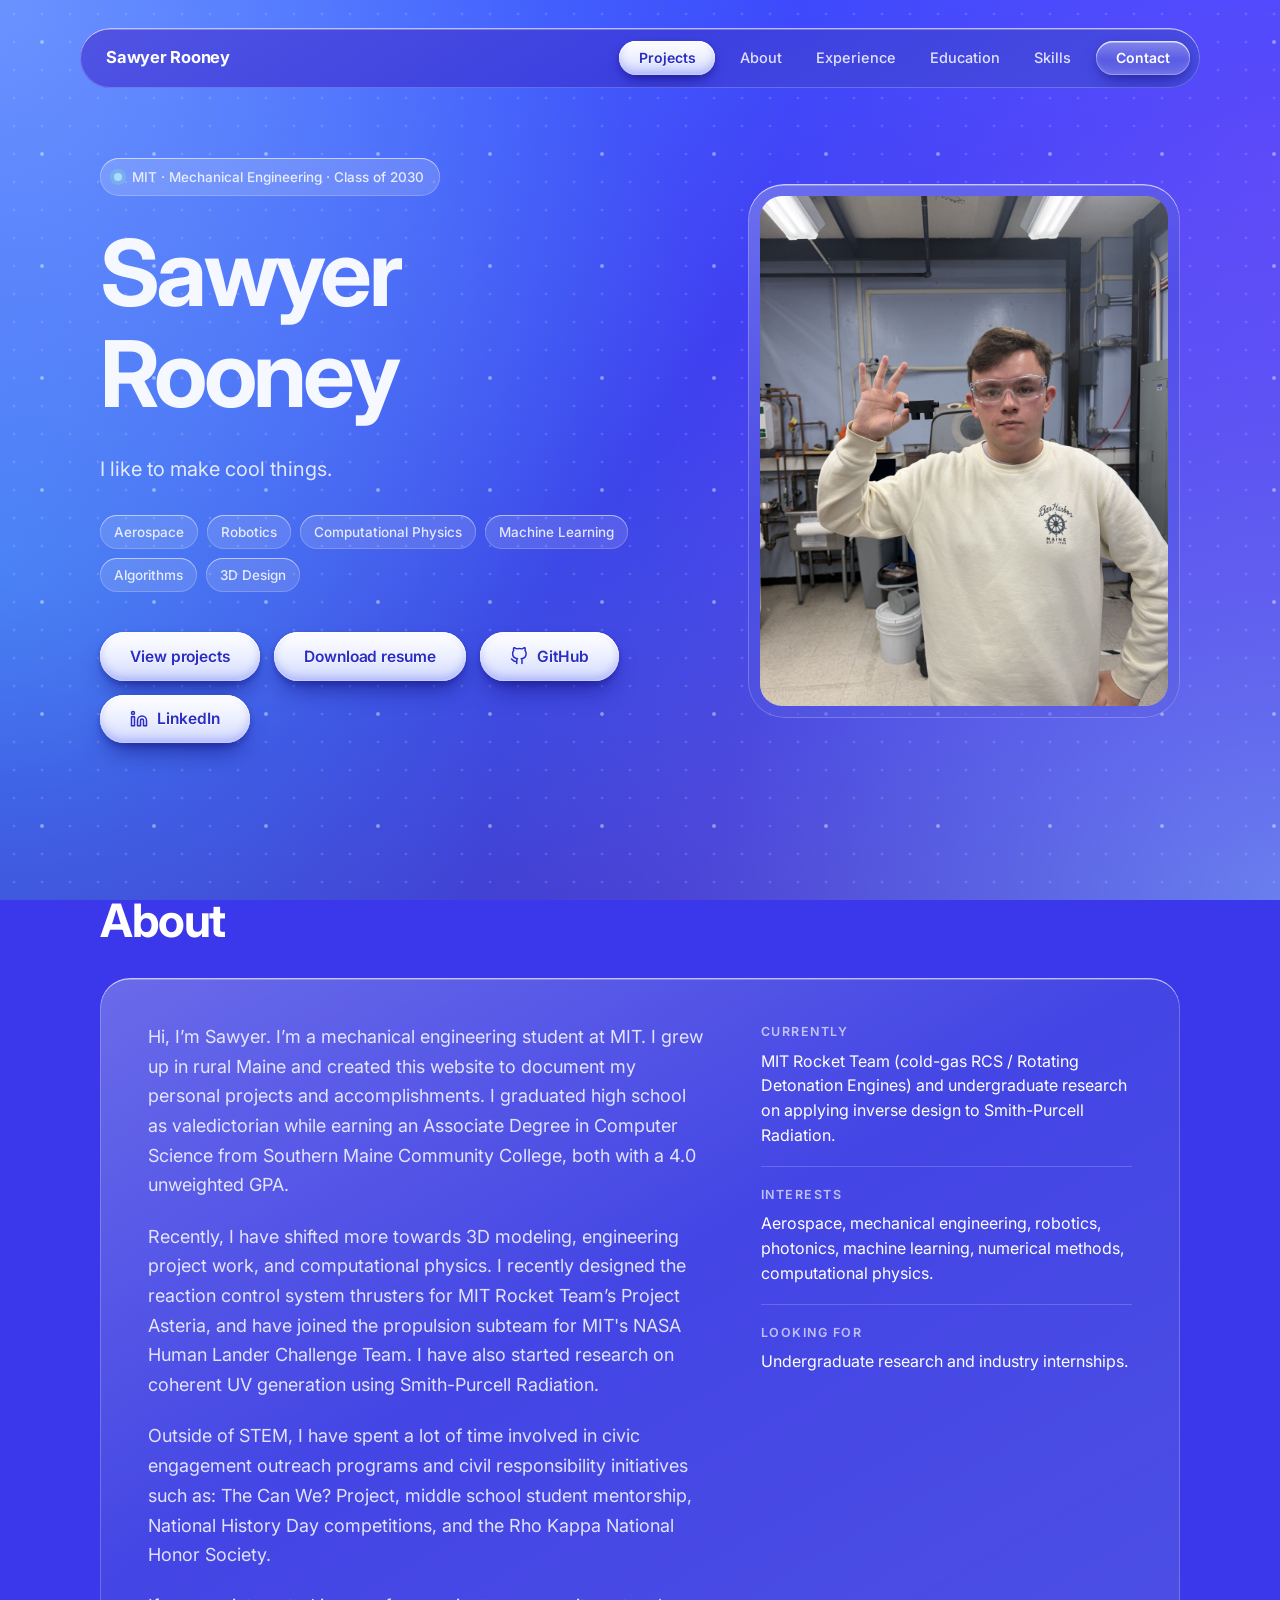
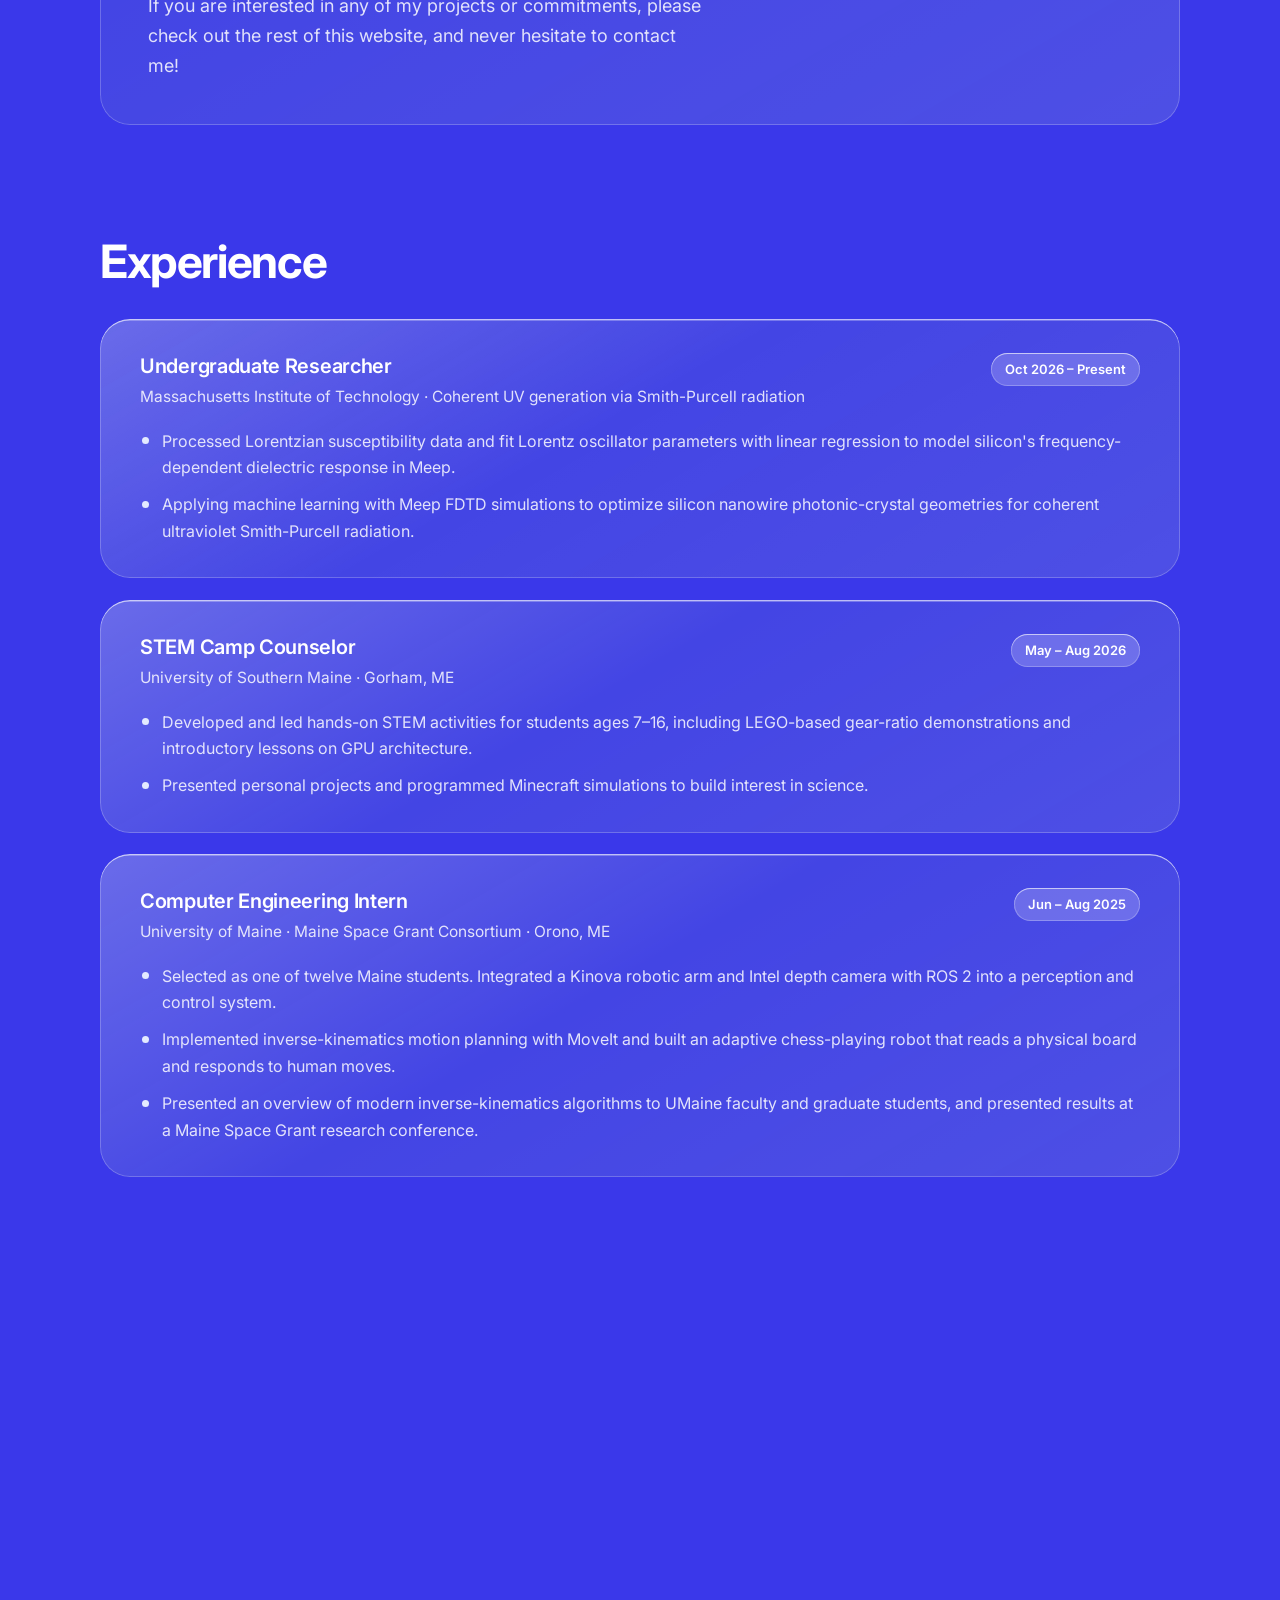
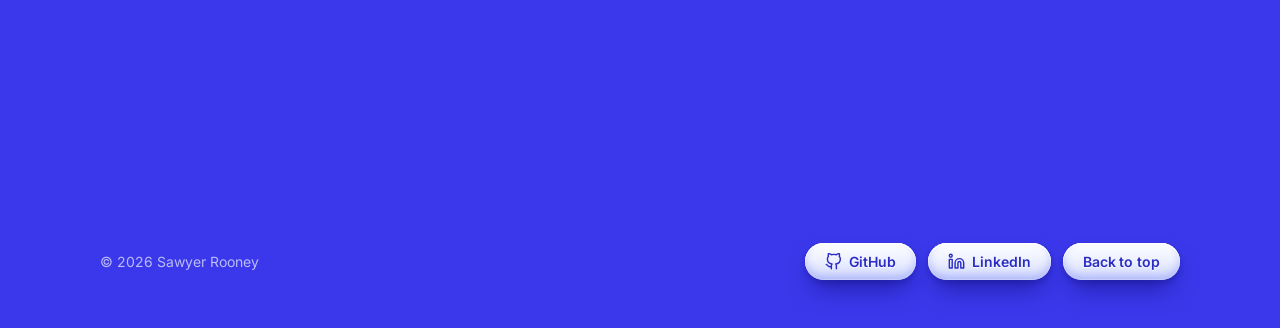
<file: index.html>
<!doctype html>
<html lang="en">
<head>
  <meta charset="utf-8">
  <meta name="viewport" content="width=device-width, initial-scale=1">
  <title>Sawyer Rooney | Mechanical Engineering at MIT</title>
  <meta name="description" content="Sawyer Rooney is an MIT mechanical engineering student working on aerospace propulsion, robotics, computational physics and photonics.">
  <meta name="theme-color" content="#3236e4">
  <link rel="preconnect" href="https://fonts.googleapis.com">
  <link rel="preconnect" href="https://fonts.gstatic.com" crossorigin>
  <link rel="preload" as="style" href="https://fonts.googleapis.com/css2?family=Inter:wght@400;500;600;700&display=swap" onload="this.onload=null;this.rel='stylesheet'">
  <noscript><link rel="stylesheet" href="https://fonts.googleapis.com/css2?family=Inter:wght@400;500;600;700&display=swap"></noscript>
  <link rel="stylesheet" href="styles.css">
</head>
<body>

<div class="bg" aria-hidden="true"></div>

<header class="nav-wrap">
  <nav class="nav glass" aria-label="Primary">
    <a class="btn primary small mark" href="#top">Sawyer Rooney</a>
    <div class="nav-links">
      <a class="btn primary small" href="#about">About</a>
      <a class="btn primary small" href="#experience">Experience</a>
      <a class="btn primary small" href="projects.html">Projects</a>
      <a class="btn primary small" href="#education">Education</a>
      <a class="btn primary small" href="#skills">Skills</a>
      <a class="btn primary small" href="#contact">Contact</a>
    </div>
  </nav>
</header>

<main id="top">

  <!-- HERO -->
  <section class="hero wrap">
    <div class="hero-copy">
      <p class="status"><span class="dot" aria-hidden="true"></span>MIT &middot; Mechanical Engineering &middot; Class of 2030</p>
      <h1>Sawyer Rooney</h1>
      <p class="sub">I like to make cool things.</p>
      <ul class="chips" aria-label="Focus areas">
        <li>Aerospace</li><li>Robotics</li><li>Computational Physics</li><li>Machine Learning</li><li>Algorithms</li><li>3D Design</li>
      </ul>
      <div class="actions">
        <a class="btn primary" href="projects.html">View projects</a>
        <a class="btn primary" href="assets/Sawyer-Rooney-Resume.pdf" download>Download resume</a>
        <a class="btn primary" href="https://github.com/sawyerr-mit/Projects" target="_blank" rel="noopener">GitHub</a>
        <a class="btn primary" href="https://www.linkedin.com/in/sawyer-rooney-ab3384444/" target="_blank" rel="noopener">LinkedIn</a>
      </div>
    </div>

    <!-- Add your photo or image at assets/hero.jpg (see README) -->
    <figure class="hero-frame glass">
      <div class="media portrait">
        <span class="media-ph"><svg viewBox="0 0 24 24" width="28" height="28" aria-hidden="true"><path d="M4 5h16a1 1 0 0 1 1 1v12a1 1 0 0 1-1 1H4a1 1 0 0 1-1-1V6a1 1 0 0 1 1-1Zm1 11.6 4.2-5 3.1 3.6 2.2-2.4L19 16.6V7H5v9.6ZM15.5 10.2a1.7 1.7 0 1 1 0-3.4 1.7 1.7 0 0 1 0 3.4Z" fill="currentColor"/></svg>Your image here<small>assets/hero.jpg</small></span>
        <img src="assets/hero.jpg" alt="Sawyer Rooney" fetchpriority="high" decoding="async" onerror="this.remove()">
      </div>
    </figure>
  </section>

  <!-- ABOUT -->
  <section id="about" class="section wrap">
    <h2>About</h2>
    <div class="panel glass about">
      <div class="prose">
        <p>Hi, I’m Sawyer. I’m a mechanical engineering student at MIT. I grew up in rural Maine and created this website to document my personal projects and accomplishments. I graduated high school as valedictorian while earning an Associate Degree in Computer Science from Southern Maine Community College, both with a 4.0 unweighted GPA.</p>
        <p>Recently, I have shifted more towards 3D modeling, engineering project work, and computational physics. I recently designed the reaction control system thrusters for MIT Rocket Team’s Project Asteria, and have joined the propulsion subteam for MIT's NASA Human Lander Challenge Team. I have also started research on coherent UV generation using Smith-Purcell Radiation.</p>
        <p>Outside of STEM, I have spent a lot of time involved in civic engagement outreach programs and civil responsibility initiatives such as: The Can We? Project, middle school student mentorship, National History Day competitions, and the Rho Kappa National Honor Society.</p>
        <p>If you are interested in any of my projects or commitments, please check out the rest of this website, and never hesitate to contact me!</p>
      </div>
      <dl class="facts">
        <div><dt>Currently</dt><dd>MIT Rocket Team (cold-gas RCS / Rotating Detonation Engines) and undergraduate research on applying inverse design to Smith-Purcell Radiation.</dd></div>
        <div><dt>Interests</dt><dd>Aerospace, mechanical engineering, robotics, photonics, machine learning, numerical methods, computational physics.</dd></div>
        <div><dt>Looking for</dt><dd>Undergraduate research and industry internships.</dd></div>
      </dl>
    </div>
  </section>

  <!-- EXPERIENCE -->
  <section id="experience" class="section wrap">
    <h2>Experience</h2>
    <div class="stack">

      <article class="item glass">
        <header class="item-head">
          <div>
            <h3>Undergraduate Researcher</h3>
            <p class="org">Massachusetts Institute of Technology &middot; Coherent UV generation via Smith-Purcell radiation</p>
          </div>
          <span class="pill">Oct 2026 &ndash; Present</span>
        </header>
        <ul class="bullets">
          <li>Processed Lorentzian susceptibility data and fit Lorentz oscillator parameters with linear regression to model silicon's frequency-dependent dielectric response in Meep.</li>
          <li>Applying machine learning with Meep FDTD simulations to optimize silicon nanowire photonic-crystal geometries for coherent ultraviolet Smith-Purcell radiation.</li>
        </ul>
      </article>

      <article class="item glass">
        <header class="item-head">
          <div>
            <h3>STEM Camp Counselor</h3>
            <p class="org">University of Southern Maine &middot; Gorham, ME</p>
          </div>
          <span class="pill">May &ndash; Aug 2026</span>
        </header>
        <ul class="bullets">
          <li>Developed and led hands-on STEM activities for students ages 7&ndash;16, including LEGO-based gear-ratio demonstrations and introductory lessons on GPU architecture.</li>
          <li>Presented personal projects and programmed Minecraft simulations to build interest in science.</li>
        </ul>
      </article>

      <article class="item glass">
        <header class="item-head">
          <div>
            <h3>Computer Engineering Intern</h3>
            <p class="org">University of Maine &middot; Maine Space Grant Consortium &middot; Orono, ME</p>
          </div>
          <span class="pill">Jun &ndash; Aug 2025</span>
        </header>
        <ul class="bullets">
          <li>Selected as one of twelve Maine students. Integrated a Kinova robotic arm and Intel depth camera with ROS 2 into a perception and control system.</li>
          <li>Implemented inverse-kinematics motion planning with MoveIt and built an adaptive chess-playing robot that reads a physical board and responds to human moves.</li>
          <li>Presented an overview of modern inverse-kinematics algorithms to UMaine faculty and graduate students, and presented results at a Maine Space Grant research conference.</li>
        </ul>
      </article>

    </div>
  </section>

  <!-- EDUCATION -->
  <section id="education" class="section wrap">
    <h2>Education</h2>
    <div class="panel glass edu">

      <article class="edu-row">
        <div class="edu-meta"><span class="pill">Expected 2030</span></div>
        <div>
          <h3>Massachusetts Institute of Technology</h3>
          <p class="org">B.S. in Mechanical Engineering &middot; Cambridge, MA</p>
          <p class="muted"><strong>Credit:</strong> 18.01 (Single Variable Calculus), 18.02 (Multivariable Calculus), 8.01 (Classical Mechanics)</p>
          <p class="muted"><strong>Currently taking:</strong> 3.091 (Introduction to Solid-State Chemistry), 8.02 (Electromagnetism), 18.100B (Real Analysis), 8.UR (Undergraduate Research in Physics)</p>
        </div>
      </article>

      <article class="edu-row">
        <div class="edu-meta"><span class="pill">2022 &ndash; 2026</span></div>
        <div>
          <h3>Southern Maine Community College</h3>
          <p class="org">A.S. in Computer Science &middot; GPA 4.0 &middot; Portland, ME</p>
          <p class="muted"><strong>Credit:</strong> Calculus III, Differential Equations and Linear Algebra, Discrete Math, Object-Oriented Design and Programming, Data Structures, Computer Organization, Advanced Artificial Intelligence and Data Science with Python</p>
        </div>
      </article>

      <article class="edu-row">
        <div class="edu-meta"><span class="pill">2022 &ndash; 2026</span></div>
        <div>
          <h3>Maranacook Community High School</h3>
          <p class="org">Valedictorian &middot; GPA 4.0 &middot; SAT 1570 &middot; Readfield, ME</p>
          <p class="muted"><strong>Credit:</strong> AP Physics C: Mechanics, AP Physics C: Electricity and Magnetism, AP Chemistry, AP Statistics</p>
        </div>
      </article>

      <div class="honors">
        <h3 class="label">Honors</h3>
        <ul class="chips">
          <li>Rochkind Wagner Foundation Achievement Award in Math and Science ’24-25</li>
          <li>Math Team State Championship ’25</li>
          <li>Frederick Douglass and Susan B. Anthony Award ’25</li>
          <li>Rensselaer Medal ’25</li>
          <li>Dartmouth Book Award ’25</li>
          <li>Presidential Scholar Nominee ’26</li>
          <li>Barrowsky Scholarship ’26</li>
          <li>Seal of Biliteracy in French ’26</li>
          <li>National Merit Finalist ’26</li>
        </ul>
      </div>
    </div>
  </section>

  <!-- SKILLS -->
  <section id="skills" class="section wrap">
    <h2>Skills</h2>
    <div class="skills">
      <div class="skill glass">
        <h3 class="label">Software and ML</h3>
        <p>Python, NumPy, pandas, scikit-learn, Pygame, object-oriented design, data structures, neural networks, random forest classification, search algorithms</p>
      </div>
      <div class="skill glass">
        <h3 class="label">Robotics and vision</h3>
        <p>ROS 2, MoveIt, inverse kinematics, Kinova manipulators, depth-camera perception, OpenCV, camera calibration</p>
      </div>
      <div class="skill glass">
        <h3 class="label">Simulation and numerics</h3>
        <p>Meep (FDTD), inverse design, optimization, SVD, QR and eigenvalue methods, numerical root-finding</p>
      </div>
      <div class="skill glass">
        <h3 class="label">Mechanical design and propulsion</h3>
        <p>SolidWorks, Rao nozzle design, Darcy-Weisbach feedline modeling, SLA 3D printing, thermodynamics</p>
      </div>
      <div class="skill glass">
        <h3 class="label">Mathematics and physics</h3>
        <p>Multivariable calculus, differential equations, linear algebra, discrete math, real analysis, classical mechanics, electromagnetism</p>
      </div>
    </div>
  </section>

  <!-- CONTACT -->
  <section id="contact" class="section wrap">
    <div class="panel glass contact">
      <h2>Contact Me!</h2>
      <p class="contact-lede">I’m excitedly looking for undergraduate research and engineering internship opportunities. If you are reading this and are interested in my work, please don’t hesitate to reach out!</p>
      <p class="email">sawyer_r@mit.edu</p>
      <div class="actions center">
        <a class="btn primary" href="mailto:sawyer_r@mit.edu">Send an email</a>
        <a class="btn primary" href="https://github.com/sawyerr-mit/Projects" target="_blank" rel="noopener">GitHub</a>
        <a class="btn primary" href="https://www.linkedin.com/in/sawyer-rooney-ab3384444/" target="_blank" rel="noopener">LinkedIn</a>
        <a class="btn primary" href="assets/Sawyer-Rooney-Resume.pdf" download>Download resume</a>
      </div>
    </div>
  </section>

</main>

<footer class="footer wrap">
  <span>&copy; <span id="yr">2026</span> Sawyer Rooney</span>
  <div class="foot-links">
    <a class="btn primary small" href="https://github.com/sawyerr-mit/Projects" target="_blank" rel="noopener">GitHub</a>
    <a class="btn primary small" href="https://www.linkedin.com/in/sawyer-rooney-ab3384444/" target="_blank" rel="noopener">LinkedIn</a>
    <a class="btn primary small" href="#top">Back to top</a>
  </div>
</footer>

<script src="script.js" defer></script>
</body>
</html>
</file>
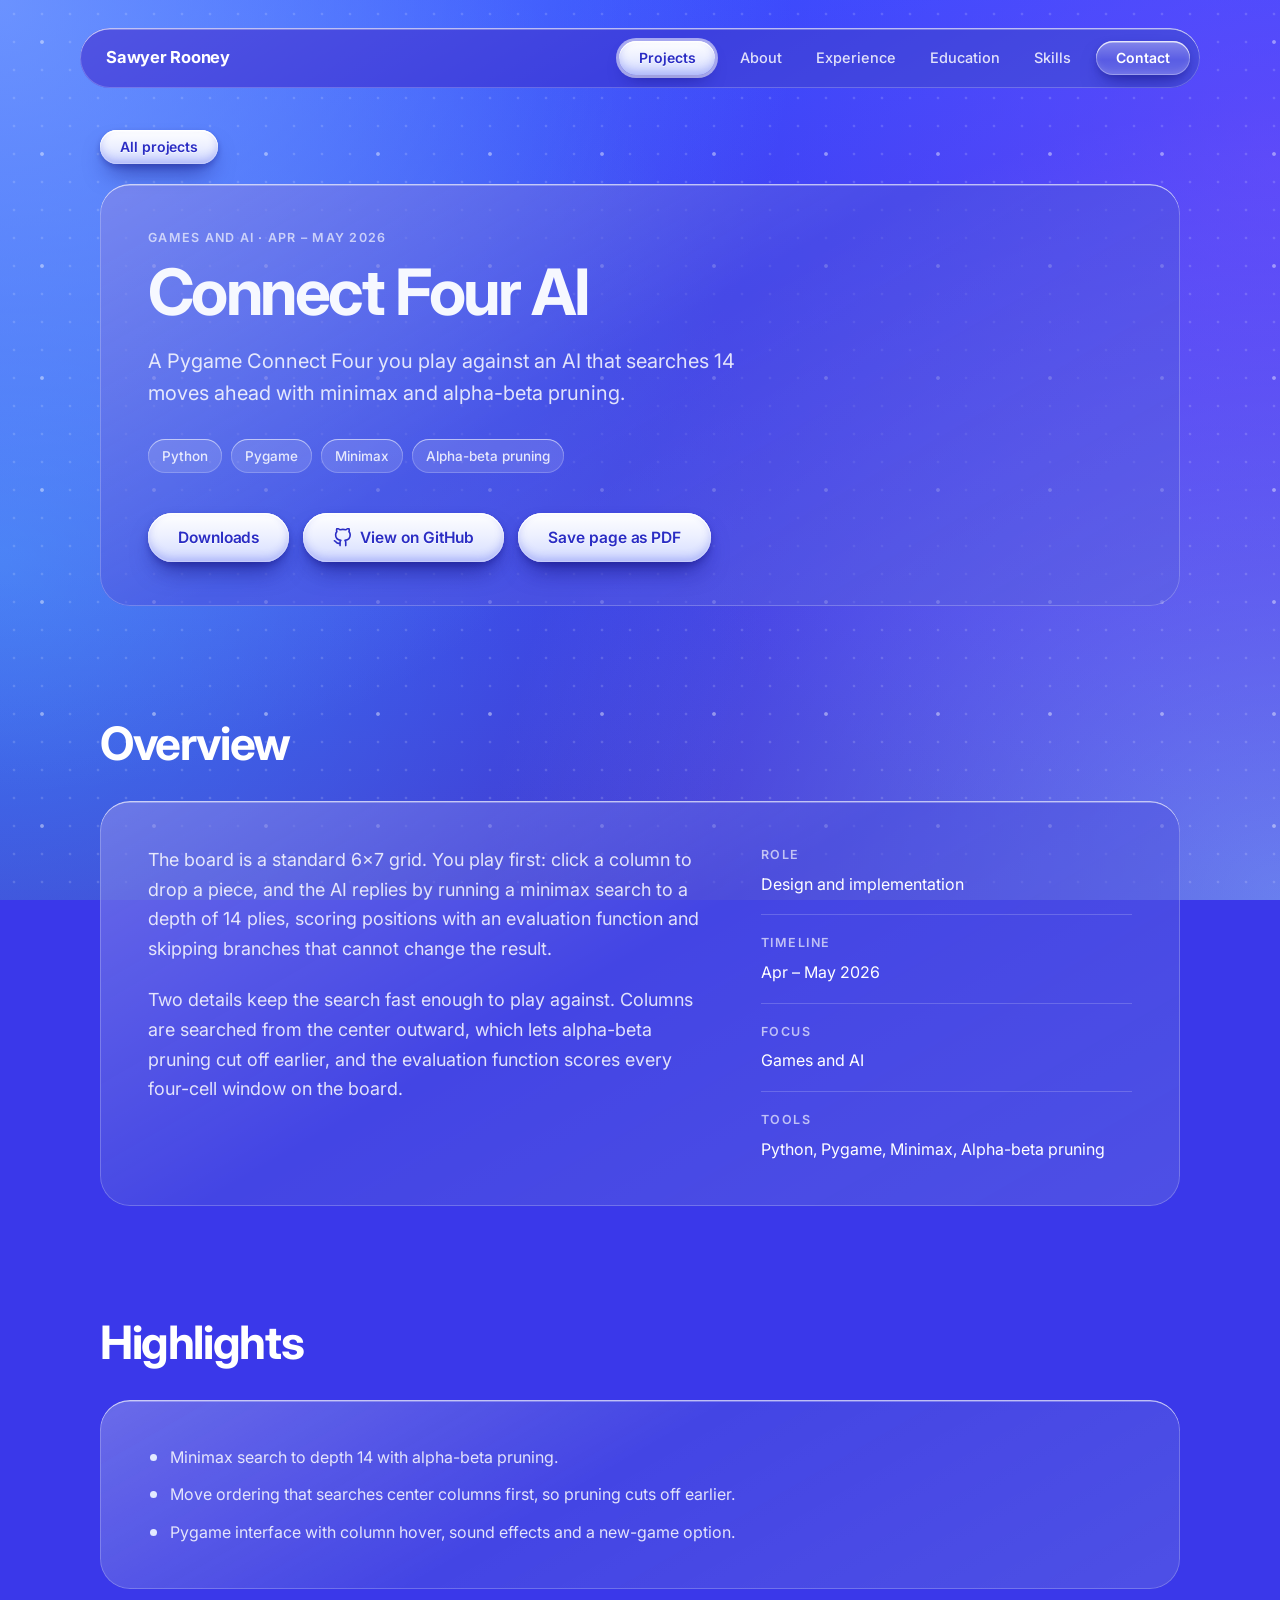
<file: projects/connect4.html>
<!doctype html>
<html lang="en">
<head>
  <meta charset="utf-8">
  <meta name="viewport" content="width=device-width, initial-scale=1">
  <title>Connect Four AI | Sawyer Rooney</title>
  <meta name="description" content="A Pygame Connect Four you play against an AI that searches 14 moves ahead with minimax and alpha-beta pruning.">
  <meta name="theme-color" content="#3236e4">
  <link rel="preconnect" href="https://fonts.googleapis.com">
  <link rel="preconnect" href="https://fonts.gstatic.com" crossorigin>
  <link rel="preload" as="style" href="https://fonts.googleapis.com/css2?family=Inter:wght@400;500;600;700&display=swap" onload="this.onload=null;this.rel='stylesheet'">
  <noscript><link rel="stylesheet" href="https://fonts.googleapis.com/css2?family=Inter:wght@400;500;600;700&display=swap"></noscript>
  <link rel="stylesheet" href="../styles.css">
</head>
<body>

<div class="bg" aria-hidden="true"></div>

<header class="nav-wrap">
  <nav class="nav glass" aria-label="Primary">
    <a class="btn primary small mark" href="../index.html">Sawyer Rooney</a>
    <div class="nav-links">
      <a class="btn primary small" href="../index.html#about">About</a>
      <a class="btn primary small" href="../index.html#experience">Experience</a>
      <a class="btn primary small active" href="../projects.html" aria-current="page">Projects</a>
      <a class="btn primary small" href="../index.html#education">Education</a>
      <a class="btn primary small" href="../index.html#skills">Skills</a>
      <a class="btn primary small" href="../index.html#contact">Contact</a>
    </div>
  </nav>
</header>

<main id="top">
  <section class="section wrap">
    <a class="btn primary small" href="../projects.html">All projects</a>
    <div class="panel glass p-head">
      <p class="kicker">Games and AI &middot; Apr – May 2026</p>
      <h1>Connect Four AI</h1>
      <p class="sub">A Pygame Connect Four you play against an AI that searches 14 moves ahead with minimax and alpha-beta pruning.</p>
      <ul class="chips" aria-label="Tools"><li>Python</li><li>Pygame</li><li>Minimax</li><li>Alpha-beta pruning</li></ul>
      <div class="actions">
        <a class="btn primary" href="#downloads">Downloads</a>
        <a class="btn primary" href="https://github.com/sawyerr-mit/Projects/tree/main/Connect-4%20AI" target="_blank" rel="noopener">View on GitHub</a>
        <button class="btn primary" type="button" onclick="print()">Save page as PDF</button>
      </div>
    </div>
    
  </section>

  <section id="overview" class="section wrap">
    <h2>Overview</h2>
    <div class="panel glass about">
      <div class="prose"><p>The board is a standard 6×7 grid. You play first: click a column to drop a piece, and the AI replies by running a minimax search to a depth of 14 plies, scoring positions with an evaluation function and skipping branches that cannot change the result.</p><p>Two details keep the search fast enough to play against. Columns are searched from the center outward, which lets alpha-beta pruning cut off earlier, and the evaluation function scores every four-cell window on the board.</p></div>
      <dl class="facts"><div><dt>Role</dt><dd>Design and implementation</dd></div><div><dt>Timeline</dt><dd>Apr – May 2026</dd></div><div><dt>Focus</dt><dd>Games and AI</dd></div><div><dt>Tools</dt><dd>Python, Pygame, Minimax, Alpha-beta pruning</dd></div></dl>
    </div>
  </section>
  
  <section id="highlights" class="section wrap">
    <h2>Highlights</h2>
    <div class="panel glass"><ul class="bullets"><li>Minimax search to depth 14 with alpha-beta pruning.</li><li>Move ordering that searches center columns first, so pruning cuts off earlier.</li><li>Pygame interface with column hover, sound effects and a new-game option.</li></ul></div>
  </section>
  <section id="source" class="section wrap"><h2>Source code</h2><div class="stack"><details class="code glass"><summary><span class="btn primary small"><span class="c-show">Show</span><span class="c-hide">Hide</span>&nbsp;Connect4.py</span><small>422 lines</small></summary><pre><code>import pygame
import math
import sys
import os

# Initialize board parameters, if you want to play on a different board size, change these
ROWS, COLS = 6, 7
CELL = 145
WIDTH = COLS * CELL
HEIGHT = (ROWS + 1) * CELL

# Initialize the colors that pygame will use.
BLUE = (30, 100, 200)
BLACK = (10, 10, 10)
RED = (220, 50, 50)
DARK_RED = (184, 29, 29)
YELLOW = (240, 200, 30)
DARK_YELLOW = (209, 163, 23)
WHITE = (240, 240, 240)
GRAY = (60, 60, 60)

EMPTY, P1, P2 = 0, 1, 2


# Create the empty board
def make_board():
    return [[EMPTY] * COLS for _ in range(ROWS)]


# Function for when a player makes a move at a column
def drop(board, col, player):
    for row in range(ROWS - 1, -1, -1):
        if board[row][col] == EMPTY:
            board[row][col] = player
            return row
    return -1


# undo move, not accessible to the player, it is used as a helper
# function during the implementation of the minimax algorithm
def undo(board, row, col):
    board[row][col] = EMPTY


# Checks if given move is valid on board
def valid(board, col):
    return board[0][col] == EMPTY


# Generates a list of valid moves for the AI to check
def valid_moves(board):
    cols = list(range(COLS))
    return [c for c in cols if valid(board, c)]


# Checks if someone has won
def winner(board, row, col, player):
    for dr, dc in [(0, 1), (1, 0), (1, 1), (1, -1)]:
        count = 1
        for sign in (1, -1):
            r, c = row + dr * sign, col + dc * sign
            while 0 &lt;= r &lt; ROWS and 0 &lt;= c &lt; COLS and board[r][c] == player:
                count += 1
                r += dr * sign
                c += dc * sign
        if count &gt;= 4:
            return True
    return False


# Evaluation window, which acts as a kernal which the evaluation function moves
# across the board to get a good evaluation. More pieces in a row corresponds
# to higher values, and more pieces in a row by the opponent is scored poorly.
def evaluate_window(a, b, c, d, player):
    score = 0
    opponent = P1 if player == P2 else P2

    pieces = [a, b, c, d]

    if pieces.count(player) == 4:
        return math.inf
    elif pieces.count(player) == 3 and pieces.count(EMPTY) == 1:
        score += 150
    elif pieces.count(player) == 2 and pieces.count(EMPTY) == 2:
        score += 15

    if pieces.count(opponent) == 3 and pieces.count(EMPTY) == 1:
        score -= 120

    return score


# Evaluation function. This function checks from the center column and slides the 4-cell evaluation
# window across every possible winning direction.
def evaluate(board, player):
    score = 0
    opponent = P1 if player == P2 else P2
    center = COLS // 2

    # Score control of center
    for r in range(ROWS):
        if board[r][center] == player:
            score += 10

    # Score horizontal 4 cell windows
    for r in range(ROWS):
        for c in range(COLS - 3):
            score += evaluate_window(
                board[r][c], board[r][c + 1],
                board[r][c + 2], board[r][c + 3],
                player
            )

    # Score vertical 4 cell windows
    for c in range(COLS):
        for r in range(ROWS - 3):
            score += evaluate_window(
                board[r][c], board[r + 1][c],
                board[r + 2][c], board[r + 3][c],
                player
            )

    # Score diagonal 4 cell windows with positive slope
    for r in range(ROWS - 3):
        for c in range(COLS - 3):
            score += evaluate_window(
                board[r][c], board[r + 1][c + 1],
                board[r + 2][c + 2], board[r + 3][c + 3],
                player
            )

    # Score diagonal 4 cell windows with negative slope
    for r in range(ROWS - 3):
        for c in range(3, COLS):
            score += evaluate_window(
                board[r][c], board[r + 1][c - 1],
                board[r + 2][c - 2], board[r + 3][c - 3],
                player
            )

    return score


# This method prioritizes moves in this order: immediate winning moves, moves that block an
# immediate opponent win, the center column, and then all remaining columns. Connect 4 theory
# generally weights the center as better positionally. Searching the most promising moves first
# makes alpha-beta pruning more likely to cut off branches; this is known as move ordering.
def order_moves(board, cols, player):
    opponent = P1 if player == P2 else P2

    # Four priority move types: moves that win immediately, moves blocking
    # opponent&#x27;s immediate win, the center column, and everything else.
    winning, blocking, center, others = [], [], [], []

    for col in cols:
        # Check if the played move was an immediate win
        row = drop(board, col, player)
        if row != -1 and winner(board, row, col, player):
            undo(board, row, col)
            winning.append(col)
            continue
        undo(board, row, col)

        # Check if the played move is an immediate block
        row = drop(board, col, opponent)
        if row != -1 and winner(board, row, col, opponent):
            undo(board, row, col)
            blocking.append(col)
            continue
        undo(board, row, col)

        # Check if it is a center move, else it is a standard move
        if col == COLS // 2:
            center.append(col)
        else:
            others.append(col)

    # Return the list of moves arranged in this prioritized order
    return winning + blocking + center + others


# The minimax algorithm; this is the heart of this code.
def minimax(board, depth, alpha, beta, maximizing, player):
    opponent = P1 if player == P2 else P2

    # If there are no valid moves remaining the game is a draw
    valid_cols = valid_moves(board)
    if not valid_cols:
        return 0, None

    # Check if the side to move has an immediate win. If so return infinity
    # for the AI or negative infinity for the opponent
    for col in valid_cols:
        row = drop(board, col, player if maximizing else opponent)
        if row != -1:
            if winner(board, row, col, player if maximizing else opponent):
                undo(board, row, col)
                return (math.inf, col) if maximizing else (-math.inf, col)
            undo(board, row, col)

    # Once the search depth is reached, score the board using the evaluation function
    # Depth largely determines the skill of the AI. An infinite depth AI would play perfectly.
    # However, connect 4 does not have infinite depth (in fact, the game has actually been solved).
    if depth == 0:
        return evaluate(board, player), None

    # Search the columns closest to the center first for better alpha-beta pruning
    valid_cols = sorted(valid_cols, key=lambda c: abs(c - COLS // 2))
    best_col = valid_cols[0]

    # Maximizing is the AI&#x27;s turn, so it optimizes for the highest score
    if maximizing:
        value = -math.inf

        for col in valid_cols:
            row = drop(board, col, player)
            if row == -1:
                continue

            # Play the move, search the opponent&#x27;s replies, then undo the move to continue search
            score, _ = minimax(board, depth - 1, alpha, beta, False, player)
            undo(board, row, col)

            # Keep track of the best score and the column that produced it
            if score &gt; value:
                value = score
                best_col = col

            # Prune this branch if the minimizing player would never allow it - alpha pruning
            alpha = max(alpha, value)
            if alpha &gt;= beta:
                break

        return value, best_col

    # Minimizing is the human&#x27;s turn, so it looks for the lowest score
    else:
        value = math.inf

        for col in valid_cols:
            row = drop(board, col, opponent)
            if row == -1:
                continue

            # Play the move, search the AI&#x27;s replies, then undo the move to keep searching
            score, _ = minimax(board, depth - 1, alpha, beta, True, player)
            undo(board, row, col)

            # Keep track of the lowest score and the column that produced it
            if score &lt; value:
                value = score
                best_col = col

            # Prune this branch if the maximizing player would never allow it - beta pruning
            beta = min(beta, value)
            if alpha &gt;= beta:
                break

        return value, best_col


# Draws the whole game screen
def draw(screen, board, font, hover_col, current_player):
    screen.fill(BLACK)

    # Draw the piece hovering above the column the mouse is over
    color = RED if current_player == P1 else YELLOW
    cx = hover_col * CELL + CELL // 2
    pygame.draw.circle(screen, DARK_RED if color is RED else DARK_YELLOW, (cx, CELL // 2), CELL // 2 - 8)
    pygame.draw.circle(screen, color, (cx, CELL // 2), 0.8 * CELL // 2 - 8)

    # Draw the blue board, then a circle for every cell on it (the holes on the connect 4 board)
    pygame.draw.rect(screen, BLUE, (0, CELL, WIDTH, ROWS * CELL))
    for r in range(ROWS):
        for c in range(COLS):
            # Empty cells are black, filled cells get a piece relative to the player color
            ring_color = BLACK
            if board[r][c] == P1:
                ring_color = DARK_RED
            elif board[r][c] == P2:
                ring_color = DARK_YELLOW
            cx = c * CELL + CELL // 2
            cy = (r + 1) * CELL + CELL // 2
            pygame.draw.circle(screen, ring_color, (cx, cy), CELL // 2 - 8)
            # Draw the lighter inner circle on top of the ring for placed pieces
            if ring_color is not BLACK:
                pygame.draw.circle(screen, RED if ring_color is DARK_RED else YELLOW, (cx, cy), 0.8 * CELL // 2 - 8)

    pygame.display.flip()


# Shows the end of game message in the center of the screen with a prompt to play again
def show_message(screen, font, text):
    surf = font.render(text, True, WHITE)
    rect = surf.get_rect(center=(WIDTH // 2, HEIGHT // 2))
    screen.blit(surf, rect)
    # Smaller text below the message telling the player how to restart
    small = pygame.font.SysFont(None, 32)
    sub = small.render(&quot;Click to play again&quot;, True, GRAY)
    screen.blit(sub, sub.get_rect(center=(WIDTH // 2, HEIGHT // 2 + 50)))
    pygame.display.flip()


def main():
    # Run relative to this file. The sound files are found from any working directory if you wish to change them.
    os.chdir(os.path.dirname(os.path.abspath(__file__)))
    # The human is player 1 and the AI takes the other player
    HUMAN = P1

    # Start pygame and load the sounds
    pygame.init()
    pygame.mixer.init()
    piece_played = pygame.mixer.Sound(&quot;place.wav&quot;)
    you_lose = pygame.mixer.Sound(&quot;lose.wav&quot;)
    start = pygame.mixer.Sound(&quot;new_game.mp3&quot;)
    victory = pygame.mixer.Sound(&quot;victory.mp3&quot;)

    # Create the game window and important values for pygame such as clock and font
    screen = pygame.display.set_mode((WIDTH, HEIGHT))
    pygame.display.set_caption(&quot;Connect Four&quot;)
    font = pygame.font.SysFont(None, 64)
    clock = pygame.time.Clock()

    AI = P2 if HUMAN == P1 else P1

    # Plays the start sound and returns a new board, with player 1 going first
    def new_game():
        start.play()
        return make_board(), P1, False

    board, current, game_over = new_game()
    hover_col = COLS // 2

    # AI chooses move, plays it, and check if the game has ended
    def do_ai_move(board, current):
        draw(screen, board, font, hover_col, current)
        _, col = minimax(board, 14, -math.inf, math.inf, True, AI)
        row = drop(board, col, AI)
        piece_played.play()

        # Check if the AI&#x27;s move won the game
        if winner(board, row, col, AI):
            you_lose.play()
            draw(screen, board, font, hover_col, current)
            show_message(screen, font, &quot;AI wins! You Lose :(&quot;)
            return True

        # Check if it is a draw
        if not valid_moves(board):
            draw(screen, board, font, hover_col, current)
            show_message(screen, font, &quot;Draw!&quot;)
            return True

        return False

    # AI makes the first move if it is the AI&#x27;s turn
    if current == AI:
        game_over = do_ai_move(board, current)
        current = HUMAN

    # Main game loop
    while True:
        for event in pygame.event.get():
            # Close the window and exit the program
            if event.type == pygame.QUIT:
                pygame.quit()
                sys.exit()

            # After the game ends, a click starts a new game
            if game_over:
                if event.type == pygame.MOUSEBUTTONDOWN:
                    board, current, game_over = new_game()
                    hover_col = COLS // 2

                    if current == AI:
                        game_over = do_ai_move(board, current)
                        current = HUMAN
                continue

            # Move the hovering piece to the column the mouse is over
            if event.type == pygame.MOUSEMOTION:
                hover_col = min(event.pos[0] // CELL, COLS - 1)

            # A click plays a piece in the hovered column if the column isn&#x27;t full
            if event.type == pygame.MOUSEBUTTONDOWN:
                col = event.pos[0] // CELL
                if not valid(board, col):
                    continue

                row = drop(board, col, HUMAN)
                piece_played.play()

                # Check if the human&#x27;s move won the game
                if winner(board, row, col, HUMAN):
                    victory.play()
                    draw(screen, board, font, hover_col, current)
                    show_message(screen, font, &quot;You win!&quot;)
                    game_over = True
                    continue

                # Check if the game is a draw
                if not valid_moves(board):
                    draw(screen, board, font, hover_col, current)
                    show_message(screen, font, &quot;Draw!&quot;)
                    game_over = True
                    continue

                # Otherwise it is now the AI&#x27;s turn
                current = AI
                game_over = do_ai_move(board, current)
                current = HUMAN

        # Redraw the board every frame while the game is still going, capped at 60 fps (pygame requires re-drawing like this)
        if not game_over:
            draw(screen, board, font, hover_col, current)

        clock.tick(60)


if __name__ == &quot;__main__&quot;:
    main()
</code></pre></details></div><div class="actions"></div><div class="panel glass runbox"><h3 class="runh">Run it</h3><pre class="run"><code>python &quot;Connect-4 AI/Connect4.py&quot;</code></pre><p class="muted">Install dependencies with <code>pip install -r requirements.txt</code> from the <a class="btn primary small inline" href="https://github.com/sawyerr-mit/Projects" target="_blank" rel="noopener">Projects repository</a>.</p></div></section>
  <section id="downloads" class="section wrap">
    <h2>Downloads</h2>
    <div class="panel glass"><div class="downloads"><a class="btn primary get dl" href="../assets/projects/connect4/connect4-source.zip" download><span>Source files (ZIP)</span><small>ZIP</small></a><a class="btn primary get dl" href="../assets/projects/connect4/Connect4.py" download><span>Connect4.py</span><small>PY</small></a></div></div>
  </section>

</main>

<footer class="footer wrap">
  <span>&copy; <span id="yr">2026</span> Sawyer Rooney</span>
  <div class="foot-links">
    <a class="btn primary small" href="https://github.com/sawyerr-mit/Projects" target="_blank" rel="noopener">GitHub</a>
    <a class="btn primary small" href="https://www.linkedin.com/in/sawyer-rooney-ab3384444/" target="_blank" rel="noopener">LinkedIn</a>
    <a class="btn primary small" href="#top">Back to top</a>
  </div>
</footer>

<script src="../script.js" defer></script>
</body>
</html>
</file>
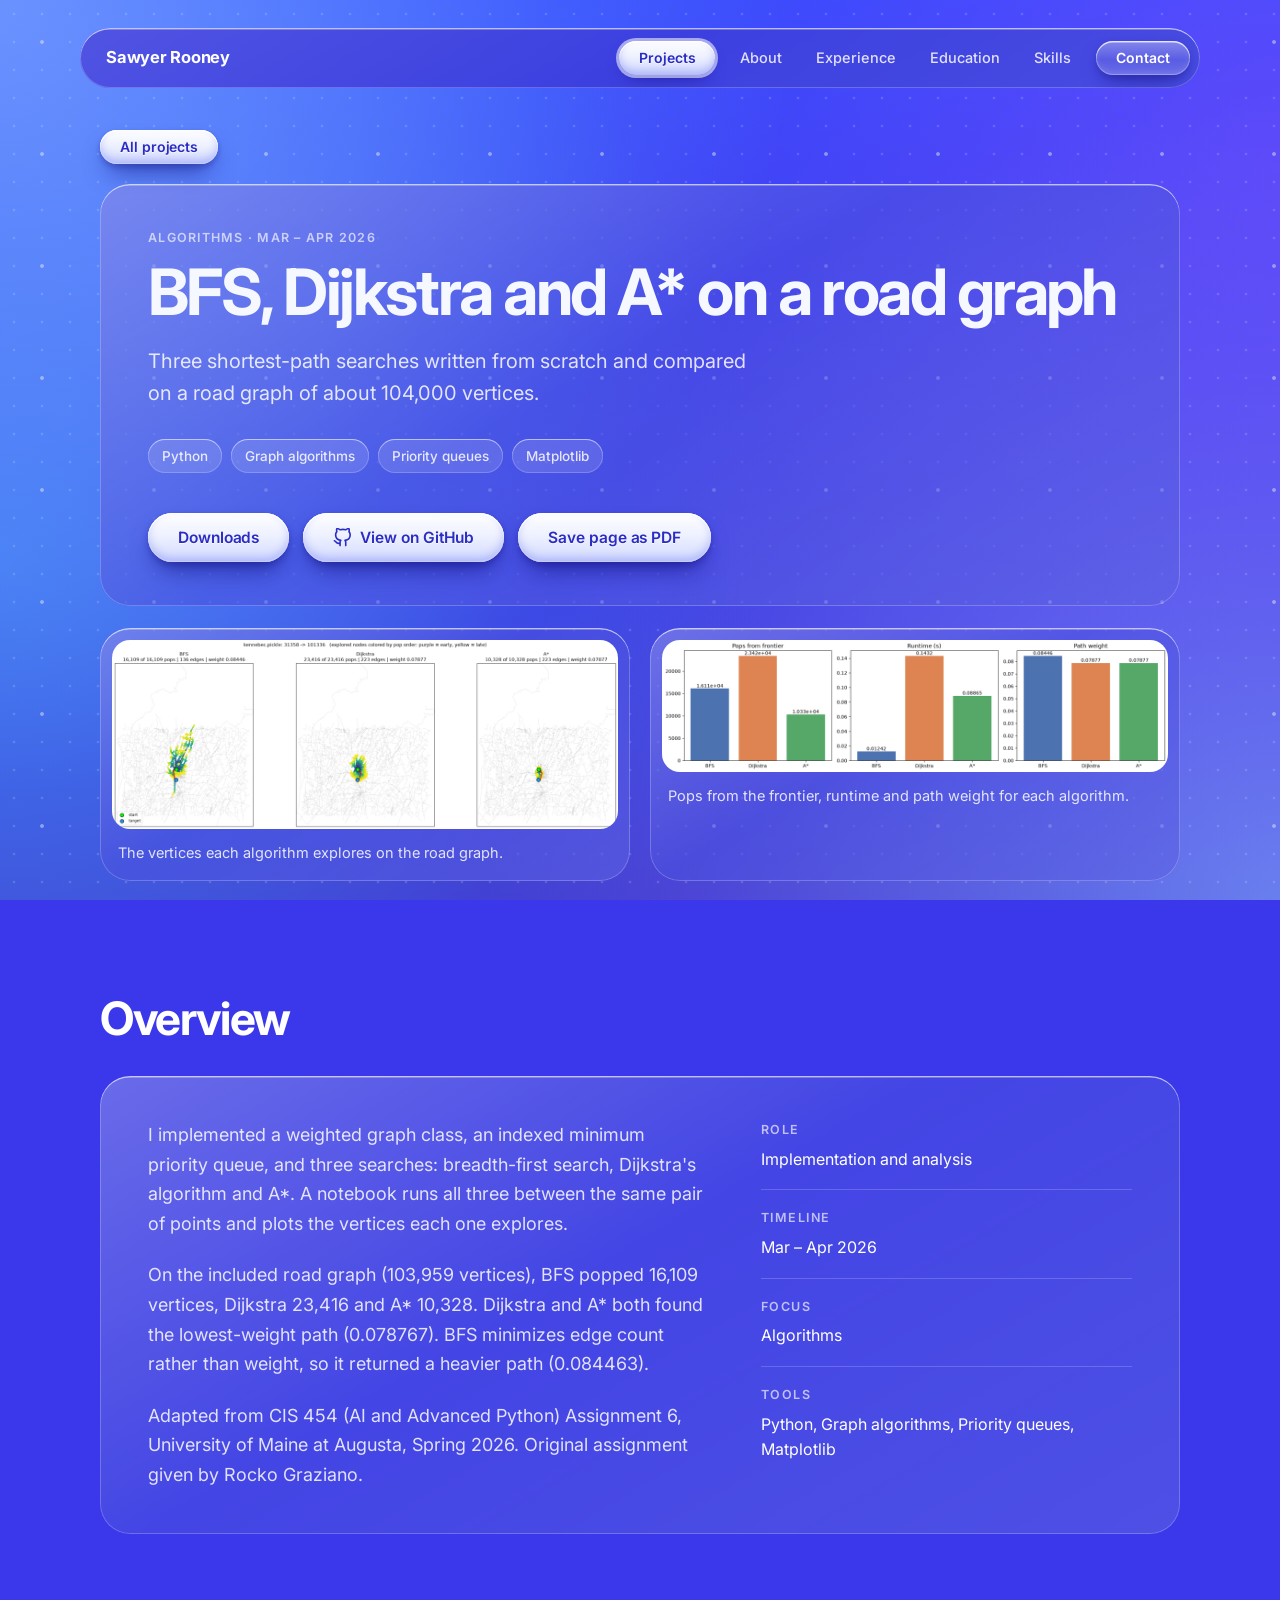
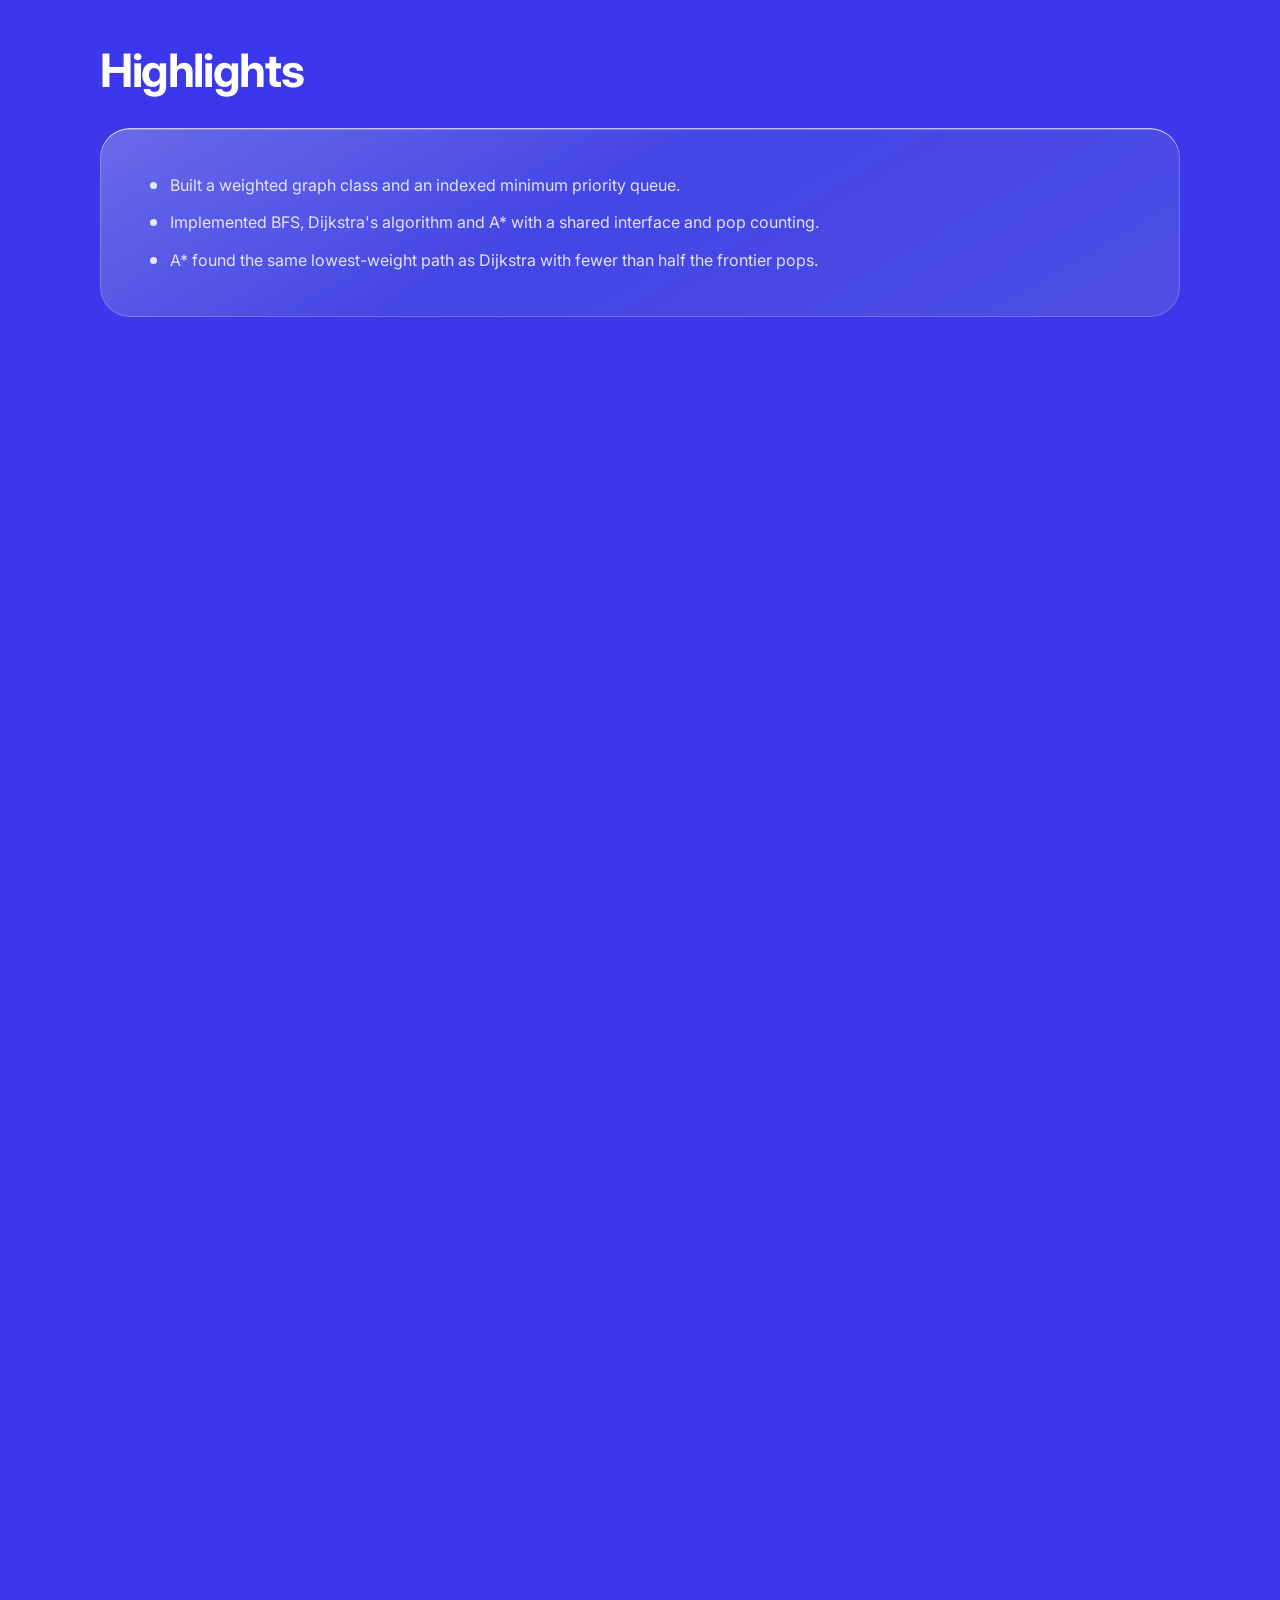
<file: projects/dijkstra.html>
<!doctype html>
<html lang="en">
<head>
  <meta charset="utf-8">
  <meta name="viewport" content="width=device-width, initial-scale=1">
  <title>BFS, Dijkstra and A* on a road graph | Sawyer Rooney</title>
  <meta name="description" content="Three shortest-path searches written from scratch and compared on a road graph of about 104,000 vertices.">
  <meta name="theme-color" content="#3236e4">
  <link rel="preconnect" href="https://fonts.googleapis.com">
  <link rel="preconnect" href="https://fonts.gstatic.com" crossorigin>
  <link rel="preload" as="style" href="https://fonts.googleapis.com/css2?family=Inter:wght@400;500;600;700&display=swap" onload="this.onload=null;this.rel='stylesheet'">
  <noscript><link rel="stylesheet" href="https://fonts.googleapis.com/css2?family=Inter:wght@400;500;600;700&display=swap"></noscript>
  <link rel="stylesheet" href="../styles.css">
</head>
<body>

<div class="bg" aria-hidden="true"></div>

<header class="nav-wrap">
  <nav class="nav glass" aria-label="Primary">
    <a class="btn primary small mark" href="../index.html">Sawyer Rooney</a>
    <div class="nav-links">
      <a class="btn primary small" href="../index.html#about">About</a>
      <a class="btn primary small" href="../index.html#experience">Experience</a>
      <a class="btn primary small active" href="../projects.html" aria-current="page">Projects</a>
      <a class="btn primary small" href="../index.html#education">Education</a>
      <a class="btn primary small" href="../index.html#skills">Skills</a>
      <a class="btn primary small" href="../index.html#contact">Contact</a>
    </div>
  </nav>
</header>

<main id="top">
  <section class="section wrap">
    <a class="btn primary small" href="../projects.html">All projects</a>
    <div class="panel glass p-head">
      <p class="kicker">Algorithms &middot; Mar – Apr 2026</p>
      <h1>BFS, Dijkstra and A* on a road graph</h1>
      <p class="sub">Three shortest-path searches written from scratch and compared on a road graph of about 104,000 vertices.</p>
      <ul class="chips" aria-label="Tools"><li>Python</li><li>Graph algorithms</li><li>Priority queues</li><li>Matplotlib</li></ul>
      <div class="actions">
        <a class="btn primary" href="#downloads">Downloads</a>
        <a class="btn primary" href="https://github.com/sawyerr-mit/Projects/tree/main/Djikstra%27s%20Algorithm" target="_blank" rel="noopener">View on GitHub</a>
        <button class="btn primary" type="button" onclick="print()">Save page as PDF</button>
      </div>
    </div>
    <div class="gallery"><figure class="shot glass"><img src="../assets/projects/dijkstra/road-graph-search.png" alt="The vertices each algorithm explores on the road graph." loading="lazy" decoding="async"><figcaption>The vertices each algorithm explores on the road graph.</figcaption></figure><figure class="shot glass"><img src="../assets/projects/dijkstra/comparison.png" alt="Pops from the frontier, runtime and path weight for each algorithm." loading="lazy" decoding="async"><figcaption>Pops from the frontier, runtime and path weight for each algorithm.</figcaption></figure></div>
  </section>

  <section id="overview" class="section wrap">
    <h2>Overview</h2>
    <div class="panel glass about">
      <div class="prose"><p>I implemented a weighted graph class, an indexed minimum priority queue, and three searches: breadth-first search, Dijkstra&#x27;s algorithm and A*. A notebook runs all three between the same pair of points and plots the vertices each one explores.</p><p>On the included road graph (103,959 vertices), BFS popped 16,109 vertices, Dijkstra 23,416 and A* 10,328. Dijkstra and A* both found the lowest-weight path (0.078767). BFS minimizes edge count rather than weight, so it returned a heavier path (0.084463).</p><p>Adapted from CIS 454 (AI and Advanced Python) Assignment 6, University of Maine at Augusta, Spring 2026. Original assignment given by Rocko Graziano.</p></div>
      <dl class="facts"><div><dt>Role</dt><dd>Implementation and analysis</dd></div><div><dt>Timeline</dt><dd>Mar – Apr 2026</dd></div><div><dt>Focus</dt><dd>Algorithms</dd></div><div><dt>Tools</dt><dd>Python, Graph algorithms, Priority queues, Matplotlib</dd></div></dl>
    </div>
  </section>
  
  <section id="highlights" class="section wrap">
    <h2>Highlights</h2>
    <div class="panel glass"><ul class="bullets"><li>Built a weighted graph class and an indexed minimum priority queue.</li><li>Implemented BFS, Dijkstra&#x27;s algorithm and A* with a shared interface and pop counting.</li><li>A* found the same lowest-weight path as Dijkstra with fewer than half the frontier pops.</li></ul></div>
  </section>
  <section id="source" class="section wrap"><h2>Source code</h2><div class="stack"><details class="code glass"><summary><span class="btn primary small"><span class="c-show">Show</span><span class="c-hide">Hide</span>&nbsp;search.py</span><small>234 lines</small></summary><pre><code>&quot;&quot;&quot;
search.py

BFS, Dijkstra and A* graph searches.

Adapted from CIS 454 (AI and Advanced Python) Assignment 6, University of Maine at Augusta,
Spring 2026. Original assignment given by Rocko Graziano.
&quot;&quot;&quot;

import math
import pickle
from collections import deque
from typing import Optional

from IndexMinPQ import *
from graph import Graph


def _build_path(prior: dict, t: int) -&gt; list[int]:
    &quot;&quot;&quot; Walk the prior links back from t to the source (whose prior is None). &quot;&quot;&quot;
    path = []
    node = t
    while node is not None:
        path.append(node)
        node = prior.get(node)
    path.reverse()
    return path


def BFS(G: Graph, s: int, t: int, debug: bool = False,
        trace: Optional[list] = None) -&gt; tuple[list[int], int, int]:
    &quot;&quot;&quot;
    Find the path with the fewest edges from s to t in an unweighted search.
    The target is considered found when it is first encountered, not when it is popped.

    trace: optional list; every popped node is appended in pop order (for plotting).

    return:  path        - a list of the nodes from s to t, including both
             path length - the number of edges in the path
             popcount    - the number of pops from the search frontier
    &quot;&quot;&quot;

    popcount = 0

    print(f&#x27;\nUsing BFS to find path from {s} to {t}&#x27;)

    # Trivial case: the target is the source (it would otherwise never be &quot;encountered&quot;)
    if s == t:
        return [s], 0, popcount

    explored = {s: True}        # Source node starts explored
    prior = {s: None}           # Source node doesn&#x27;t have a prior node
    frontier = deque([s])

    while frontier:

        # Pop the first node off; the first iteration returns the source node
        v = frontier.popleft()
        popcount += 1
        if trace is not None:
            trace.append(v)
        if debug:
            print(f&#x27;  pop #{popcount}: {v}&#x27;)

        # Iterate over all the edges connected to the current node (breadth)
        for edge in G.edgesOf(v):
            u = edge.t

            # Only look at nodes that haven&#x27;t been explored
            if not explored.get(u, False):
                explored[u] = True
                prior[u] = v

                # Target found when first encountered: rebuild and return the path
                if u == t:
                    path = _build_path(prior, t)
                    return path, len(path) - 1, popcount

                frontier.append(u)

    # Return flag data in case no path exists
    return [], -1, popcount


def Dijkstra(G: Graph, s: int, t: int, debug: bool = False,
             trace: Optional[list] = None) -&gt; tuple[list[int], float, int]:
    &quot;&quot;&quot;
    Find the shortest path (by edge weights) from s to t in a weighted graph.

    trace: optional list; every popped node is appended in pop order (for plotting).

    return:  path     - a list of the nodes from s to t, including both
             distance - the sum of the edge weights from s to t
             popcount - the number of pops from the search frontier
    &quot;&quot;&quot;

    popcount = 0

    print(f&#x27;\nUsing Dijkstra to find path from {s} to {t}&#x27;)

    prior = {s: None}                   # Stores previous nodes visited
    pathcost = {s: 0}                   # Cheapest known cost from s to each node
    frontier = IndexMinPQ(G.sizeV())    # Min priority queue keyed by cost

    # Every node starts at infinity except the source
    for v in G.getVertices():
        frontier.push(v.id, 0 if v.id == s else math.inf)

    while not frontier.isEmpty():

        v, cost = frontier.pop()
        popcount += 1
        if trace is not None:
            trace.append(v)
        if debug:
            print(f&#x27;  pop #{popcount}: {v} (cost {cost:.6g})&#x27;)

        # Everything left is unreachable from s, so stop searching
        if cost == math.inf:
            break

        # Because the frontier is a min priority queue, t is only popped once
        # its cheapest path has been found
        if v == t:
            return _build_path(prior, t), pathcost[t], popcount

        # Relax every edge leaving v
        for edge in G.edgesOf(v):
            u = edge.t
            new_cost = pathcost[v] + edge.weight

            if new_cost &lt; pathcost.get(u, math.inf):
                prior[u] = v
                pathcost[u] = new_cost
                if frontier.contains(u):
                    frontier.update(u, new_cost)

    # Return flag data in case no path exists
    return [], -1, popcount


def aStar(G: Graph, s: int, t: int, debug: bool = False,
          trace: Optional[list] = None) -&gt; tuple[list[int], float, int]:
    &quot;&quot;&quot;
    Find the shortest path (by edge weights) from s to t in a weighted graph,
    guided by a euclidean-distance heuristic on each vertex&#x27;s lat/lon.

    trace: optional list; every popped node is appended in pop order (for plotting).

    return:  path     - a list of the nodes from s to t, including both
             distance - the distance from s to t
             popcount - the number of pops from the search frontier
    &quot;&quot;&quot;

    def H(u: int, v: int) -&gt; float:
        &quot;&quot;&quot; Euclidean distance between the lat/lon of vertices u and v. &quot;&quot;&quot;
        tags_u = G.getTags(u)
        tags_v = G.getTags(v)
        lat_u, lon_u = tags_u[&#x27;lat&#x27;], tags_u[&#x27;lon&#x27;]
        lat_v, lon_v = tags_v[&#x27;lat&#x27;], tags_v[&#x27;lon&#x27;]
        return math.sqrt((lat_u - lat_v) ** 2 + (lon_u - lon_v) ** 2)

    popcount = 0

    print(f&#x27;\nUsing A* to find path from {s} to {t}&#x27;)

    prior = {s: None}                   # Stores previous nodes visited
    pathcost = {s: 0}                   # g(n): cheapest known cost from s to n
    frontier = IndexMinPQ(G.sizeV())    # Keyed by f(n) = g(n) + H(n, t)

    # The only difference from Dijkstra&#x27;s setup: the source starts at H(s, t), not 0
    for v in G.getVertices():
        frontier.push(v.id, H(s, t) if v.id == s else math.inf)

    while not frontier.isEmpty():

        v, cost = frontier.pop()
        popcount += 1
        if trace is not None:
            trace.append(v)
        if debug:
            print(f&#x27;  pop #{popcount}: {v} (f {cost:.6g})&#x27;)

        # Everything left is unreachable from s, so stop searching
        if cost == math.inf:
            break

        # With a consistent heuristic the first pop of t is on a cheapest path
        if v == t:
            return _build_path(prior, t), pathcost[t], popcount

        for edge in G.edgesOf(v):
            u = edge.t
            new_g = pathcost[v] + edge.weight

            if new_g &lt; pathcost.get(u, math.inf):
                prior[u] = v
                pathcost[u] = new_g
                # The key is g plus the heuristic, so nodes heading toward t pop
                # first. You wouldn&#x27;t start driving north to get to Florida.
                if frontier.contains(u):
                    frontier.update(u, new_g + H(u, t))

    # Return flag data in case no path exists
    return [], -1, popcount


if __name__ == &quot;__main__&quot;:
    import os

    os.chdir(os.path.dirname(os.path.abspath(__file__)))

    testcases = [(&#x27;romania.pickle&#x27;, 0, 1, False),
                 (&#x27;romania.pickle&#x27;, 13, 4, False),
                 (&#x27;kennebec.pickle&#x27;, 31358, 101336, False),
                 ]

    for testcase in testcases:
        print(f&#x27;\nTesting against {testcase[0]}\n&#x27;)

        with open(testcase[0], &#x27;rb&#x27;) as f:
            G = pickle.load(f)

        print(f&#x27;There are {G.sizeV()} nodes in this graph&#x27;)

        path, pathlength, popcount = BFS(G, testcase[1], testcase[2], debug=testcase[3])
        print(f&#x27;BFS Path is {pathlength} edges long; found in {popcount:,d} pops\n{path}&#x27;)

        path, pathlength, popcount = Dijkstra(G, testcase[1], testcase[2], debug=testcase[3])
        print(f&#x27;Dijkstra Path is {pathlength} long in {len(path)-1} edges; found in {popcount:,d} pops\n{path} &#x27;)

        path, pathlength, popcount = aStar(G, testcase[1], testcase[2], debug=testcase[3])
        print(f&#x27;A* Path is {pathlength} long in {len(path)-1} edges; found in {popcount:,d} pops\n{path} &#x27;)
</code></pre></details><details class="code glass"><summary><span class="btn primary small"><span class="c-show">Show</span><span class="c-hide">Hide</span>&nbsp;graph.py</span><small>78 lines</small></summary><pre><code>&quot;&quot;&quot;
graph.py

Minimal undirected/directed weighted graph. Attribute names (V, id, tags, edges,
s, t, weight) match the fields stored in the .pickle files, so do not rename them.
&quot;&quot;&quot;


class Graph:

    class Edge:
        def __init__(self, s: int, t: int, weight: float = 1.0):
            self.s = s
            self.t = t
            self.weight = weight

        def __repr__(self):
            return f&#x27;Edge({self.s}-&gt;{self.t}, w={self.weight:.6g})&#x27;

    class Vertex:
        def __init__(self, id: int, tags: dict = None):
            self.id = id
            self.tags = tags if tags is not None else {}
            self.edges = set()          # set of Graph.Edge (default identity hash)

        def __repr__(self):
            return f&#x27;Vertex({self.id}, {len(self.edges)} edges)&#x27;

    def __init__(self):
        self.V = []

    # ---- building -------------------------------------------------------
    def addVertex(self, tags: dict = None) -&gt; int:
        v = Graph.Vertex(len(self.V), tags)
        self.V.append(v)
        return v.id

    def addEdge(self, s: int, t: int, weight: float = 1.0, directed: bool = False):
        self._vertex(s).edges.add(Graph.Edge(s, t, weight))
        if not directed:
            self._vertex(t).edges.add(Graph.Edge(t, s, weight))

    # ---- queries --------------------------------------------------------
    def _vertex(self, v: int):
        &quot;&quot;&quot;Fast path: vertex id == list index (true for the provided data).&quot;&quot;&quot;
        if 0 &lt;= v &lt; len(self.V) and self.V[v].id == v:
            return self.V[v]
        idx = self.__dict__.get(&#x27;_idx&#x27;)
        if idx is None:
            idx = self.__dict__[&#x27;_idx&#x27;] = {x.id: x for x in self.V}
        return idx[v]

    def sizeV(self) -&gt; int:
        return len(self.V)

    def sizeE(self) -&gt; int:
        return sum(len(v.edges) for v in self.V)

    def getVertices(self):
        return self.V

    def getVertex(self, v: int):
        return self._vertex(v)

    def getTags(self, v: int) -&gt; dict:
        return self._vertex(v).tags

    def edgesOf(self, v: int):
        return self._vertex(v).edges

    def __repr__(self):
        return f&#x27;Graph(|V|={self.sizeV()}, |E|={self.sizeE()})&#x27;


# Aliases in case a pickle references module-level names (graph.Vertex / graph.Edge)
Vertex = Graph.Vertex
Edge = Graph.Edge
</code></pre></details><details class="code glass"><summary><span class="btn primary small"><span class="c-show">Show</span><span class="c-hide">Hide</span>&nbsp;IndexMinPQ.py</span><small>106 lines</small></summary><pre><code>&quot;&quot;&quot;
IndexMinPQ.py

Indexed min priority queue (binary heap). Items are integers 0..n-1, each with a
float key. Supports push, pop-min, contains and update (decrease OR increase key)
in O(log n).
&quot;&quot;&quot;


class IndexMinPQ:

    def __init__(self, n: int):
        self.n = n
        self._heap = []                 # heap position : item index
        self._pos = [-1] * n            # item index : heap position (-1 = absent)
        self._key = [None] * n          # item index : key

    def isEmpty(self) -&gt; bool:
        return not self._heap

    def size(self) -&gt; int:
        return len(self._heap)

    def __len__(self):
        return len(self._heap)

    def contains(self, i: int) -&gt; bool:
        self._check(i)
        return self._pos[i] != -1

    def push(self, i: int, key: float):
        self._check(i)
        if self._pos[i] != -1:
            raise ValueError(f&#x27;index {i} is already in the queue&#x27;)
        self._key[i] = key
        self._pos[i] = len(self._heap)
        self._heap.append(i)
        self._swim(self._pos[i])

    def pop(self) -&gt; tuple[int, float]:
        &quot;&quot;&quot;Remove and return (index, key) with the smallest key.&quot;&quot;&quot;
        if not self._heap:
            raise IndexError(&#x27;pop from empty IndexMinPQ&#x27;)
        top = self._heap[0]
        key = self._key[top]
        last = self._heap.pop()
        self._pos[top] = -1
        self._key[top] = None
        if self._heap:
            self._heap[0] = last
            self._pos[last] = 0
            self._sink(0)
        return top, key

    def peek(self) -&gt; tuple[int, float]:
        top = self._heap[0]
        return top, self._key[top]

    def update(self, i: int, key: float):
        self._check(i)
        if self._pos[i] == -1:
            raise KeyError(f&#x27;index {i} is not in the queue&#x27;)
        self._key[i] = key
        self._swim(self._pos[i])
        self._sink(self._pos[i])

    def keyOf(self, i: int) -&gt; float:
        return self._key[i]

    # ---- internals ------------------------------------------------------
    def _check(self, i: int):
        if not 0 &lt;= i &lt; self.n:
            raise IndexError(f&#x27;index {i} out of range 0..{self.n - 1}&#x27;)

    def _less(self, a: int, b: int) -&gt; bool:
        return self._key[self._heap[a]] &lt; self._key[self._heap[b]]

    def _swap(self, a: int, b: int):
        h = self._heap
        h[a], h[b] = h[b], h[a]
        self._pos[h[a]] = a
        self._pos[h[b]] = b

    def _swim(self, k: int):
        while k &gt; 0:
            parent = (k - 1) // 2
            if self._less(k, parent):
                self._swap(k, parent)
                k = parent
            else:
                break

    def _sink(self, k: int):
        n = len(self._heap)
        while True:
            child = 2 * k + 1
            if child &gt;= n:
                break
            if child + 1 &lt; n and self._less(child + 1, child):
                child += 1
            if self._less(child, k):
                self._swap(k, child)
                k = child
            else:
                break
</code></pre></details></div><div class="actions"><a class="btn primary small" href="https://github.com/sawyerr-mit/Projects/blob/main/Djikstra%27s%20Algorithm/visualize.ipynb" target="_blank" rel="noopener">View visualize.ipynb on GitHub</a></div><div class="panel glass runbox"><h3 class="runh">Run it</h3><pre class="run"><code>jupyter notebook visualize.ipynb</code></pre><p class="muted">Install dependencies with <code>pip install -r requirements.txt</code> from the <a class="btn primary small inline" href="https://github.com/sawyerr-mit/Projects" target="_blank" rel="noopener">Projects repository</a>.</p></div></section>
  <section id="downloads" class="section wrap">
    <h2>Downloads</h2>
    <div class="panel glass"><div class="downloads"><a class="btn primary get dl" href="../assets/projects/dijkstra/dijkstra-source.zip" download><span>Source files (ZIP)</span><small>ZIP</small></a><a class="btn primary get dl" href="../assets/projects/dijkstra/search.py" download><span>search.py</span><small>PY</small></a><a class="btn primary get dl" href="../assets/projects/dijkstra/graph.py" download><span>graph.py</span><small>PY</small></a><a class="btn primary get dl" href="../assets/projects/dijkstra/IndexMinPQ.py" download><span>IndexMinPQ.py</span><small>PY</small></a><a class="btn primary get dl" href="../assets/projects/dijkstra/visualize.ipynb" download><span>visualize.ipynb</span><small>IPYNB</small></a></div></div>
  </section>

</main>

<footer class="footer wrap">
  <span>&copy; <span id="yr">2026</span> Sawyer Rooney</span>
  <div class="foot-links">
    <a class="btn primary small" href="https://github.com/sawyerr-mit/Projects" target="_blank" rel="noopener">GitHub</a>
    <a class="btn primary small" href="https://www.linkedin.com/in/sawyer-rooney-ab3384444/" target="_blank" rel="noopener">LinkedIn</a>
    <a class="btn primary small" href="#top">Back to top</a>
  </div>
</footer>

<script src="../script.js" defer></script>
</body>
</html>
</file>
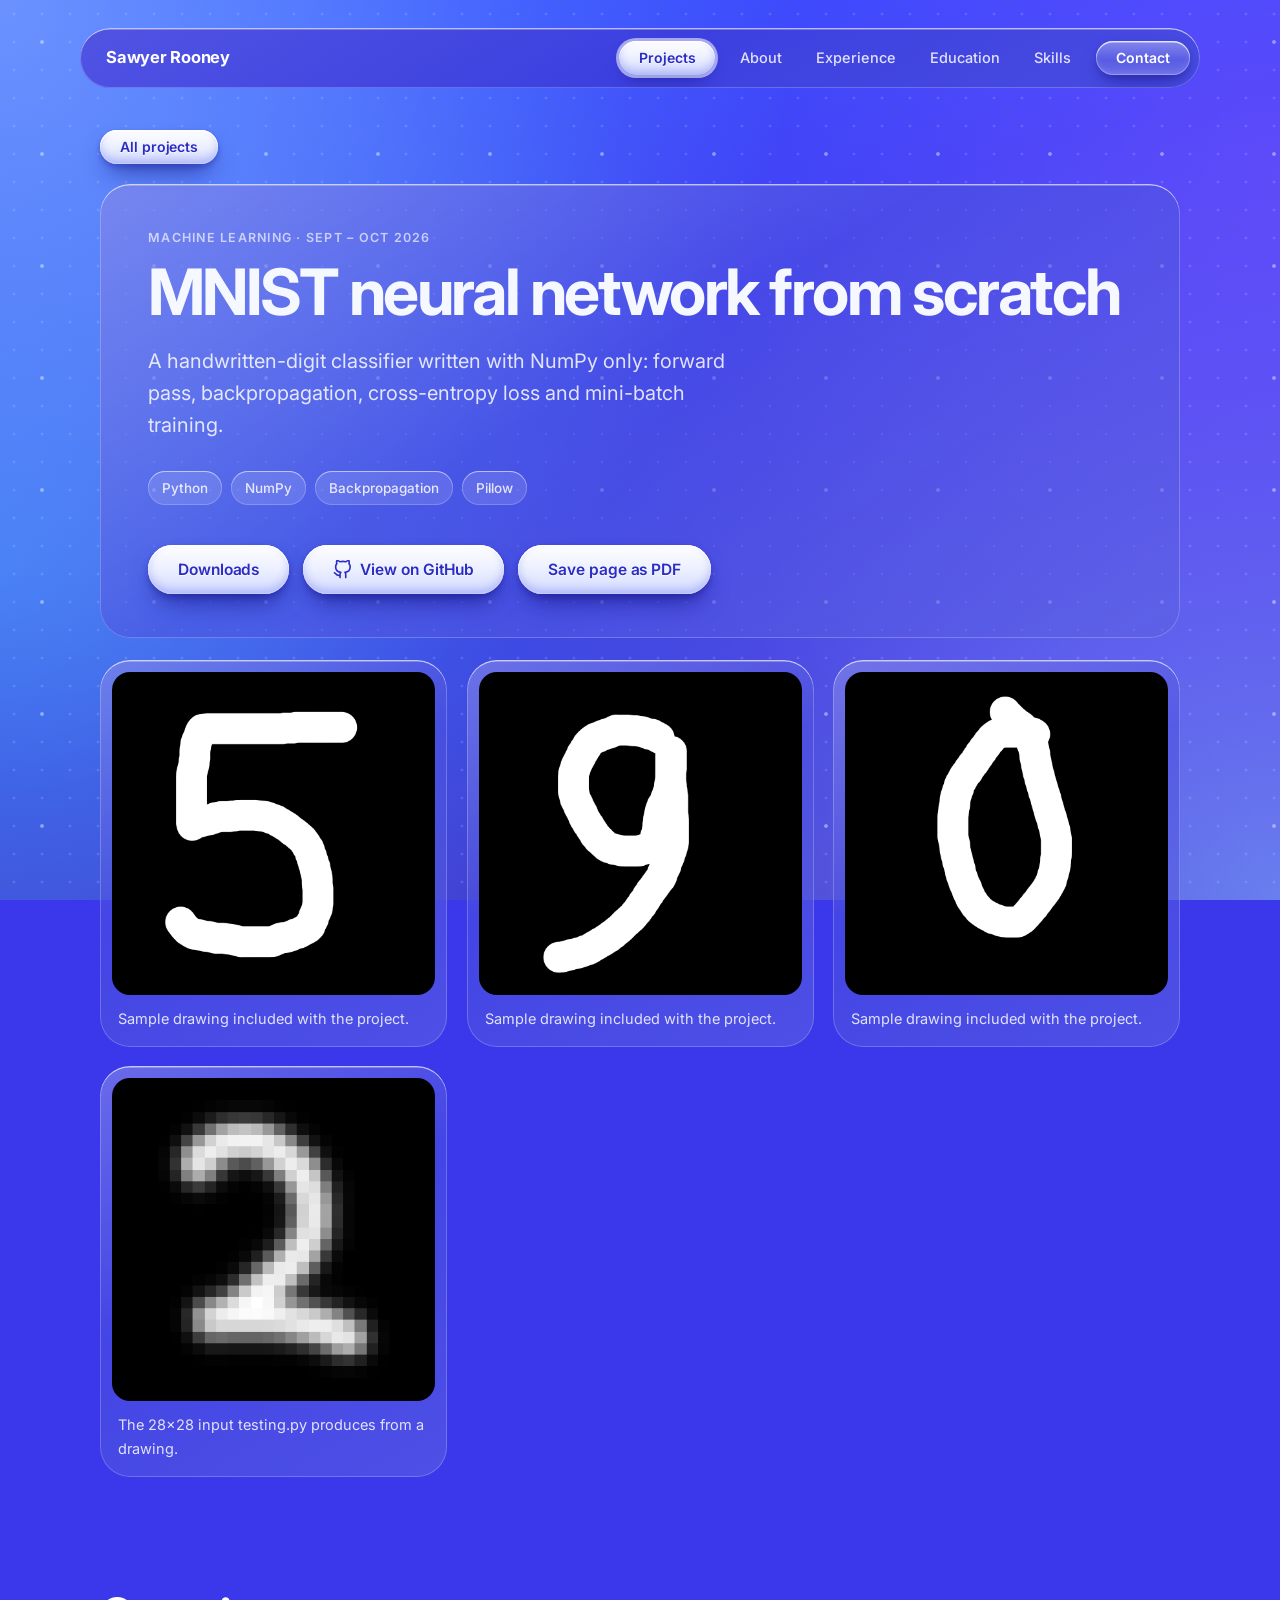
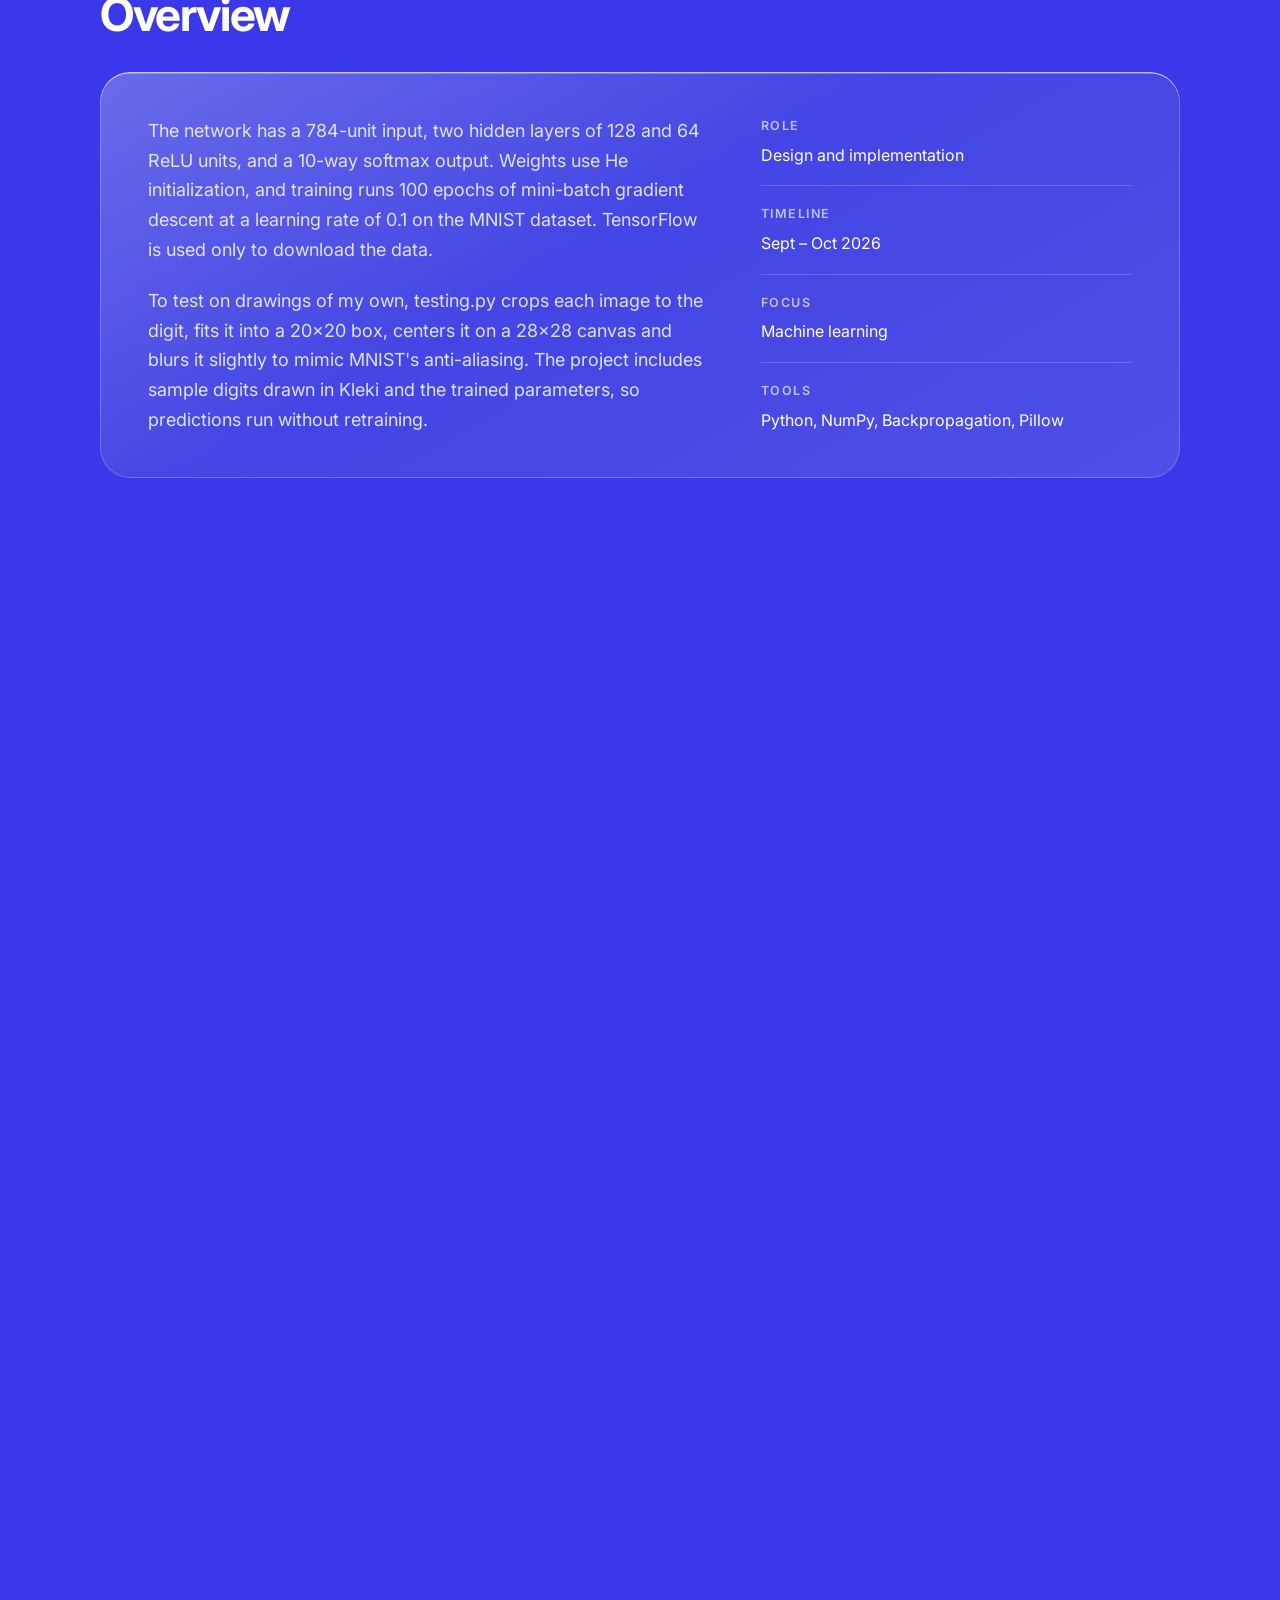
<file: projects/mnist.html>
<!doctype html>
<html lang="en">
<head>
  <meta charset="utf-8">
  <meta name="viewport" content="width=device-width, initial-scale=1">
  <title>MNIST neural network from scratch | Sawyer Rooney</title>
  <meta name="description" content="A handwritten-digit classifier written with NumPy only: forward pass, backpropagation, cross-entropy loss and mini-batch training.">
  <meta name="theme-color" content="#3236e4">
  <link rel="preconnect" href="https://fonts.googleapis.com">
  <link rel="preconnect" href="https://fonts.gstatic.com" crossorigin>
  <link rel="preload" as="style" href="https://fonts.googleapis.com/css2?family=Inter:wght@400;500;600;700&display=swap" onload="this.onload=null;this.rel='stylesheet'">
  <noscript><link rel="stylesheet" href="https://fonts.googleapis.com/css2?family=Inter:wght@400;500;600;700&display=swap"></noscript>
  <link rel="stylesheet" href="../styles.css">
</head>
<body>

<div class="bg" aria-hidden="true"></div>

<header class="nav-wrap">
  <nav class="nav glass" aria-label="Primary">
    <a class="btn primary small mark" href="../index.html">Sawyer Rooney</a>
    <div class="nav-links">
      <a class="btn primary small" href="../index.html#about">About</a>
      <a class="btn primary small" href="../index.html#experience">Experience</a>
      <a class="btn primary small active" href="../projects.html" aria-current="page">Projects</a>
      <a class="btn primary small" href="../index.html#education">Education</a>
      <a class="btn primary small" href="../index.html#skills">Skills</a>
      <a class="btn primary small" href="../index.html#contact">Contact</a>
    </div>
  </nav>
</header>

<main id="top">
  <section class="section wrap">
    <a class="btn primary small" href="../projects.html">All projects</a>
    <div class="panel glass p-head">
      <p class="kicker">Machine learning &middot; Sept – Oct 2026</p>
      <h1>MNIST neural network from scratch</h1>
      <p class="sub">A handwritten-digit classifier written with NumPy only: forward pass, backpropagation, cross-entropy loss and mini-batch training.</p>
      <ul class="chips" aria-label="Tools"><li>Python</li><li>NumPy</li><li>Backpropagation</li><li>Pillow</li></ul>
      <div class="actions">
        <a class="btn primary" href="#downloads">Downloads</a>
        <a class="btn primary" href="https://github.com/sawyerr-mit/Projects/tree/main/MNIST%20Neural%20Network" target="_blank" rel="noopener">View on GitHub</a>
        <button class="btn primary" type="button" onclick="print()">Save page as PDF</button>
      </div>
    </div>
    <div class="gallery"><figure class="shot glass"><img src="../assets/projects/mnist/sample-1.png" alt="Sample drawing included with the project." loading="lazy" decoding="async"><figcaption>Sample drawing included with the project.</figcaption></figure><figure class="shot glass"><img src="../assets/projects/mnist/sample-2.png" alt="Sample drawing included with the project." loading="lazy" decoding="async"><figcaption>Sample drawing included with the project.</figcaption></figure><figure class="shot glass"><img src="../assets/projects/mnist/sample-3.png" alt="Sample drawing included with the project." loading="lazy" decoding="async"><figcaption>Sample drawing included with the project.</figcaption></figure><figure class="shot glass"><img src="../assets/projects/mnist/preprocessed.png" alt="The 28×28 input testing.py produces from a drawing." loading="lazy" decoding="async"><figcaption>The 28×28 input testing.py produces from a drawing.</figcaption></figure></div>
  </section>

  <section id="overview" class="section wrap">
    <h2>Overview</h2>
    <div class="panel glass about">
      <div class="prose"><p>The network has a 784-unit input, two hidden layers of 128 and 64 ReLU units, and a 10-way softmax output. Weights use He initialization, and training runs 100 epochs of mini-batch gradient descent at a learning rate of 0.1 on the MNIST dataset. TensorFlow is used only to download the data.</p><p>To test on drawings of my own, testing.py crops each image to the digit, fits it into a 20×20 box, centers it on a 28×28 canvas and blurs it slightly to mimic MNIST&#x27;s anti-aliasing. The project includes sample digits drawn in Kleki and the trained parameters, so predictions run without retraining.</p></div>
      <dl class="facts"><div><dt>Role</dt><dd>Design and implementation</dd></div><div><dt>Timeline</dt><dd>Sept – Oct 2026</dd></div><div><dt>Focus</dt><dd>Machine learning</dd></div><div><dt>Tools</dt><dd>Python, NumPy, Backpropagation, Pillow</dd></div></dl>
    </div>
  </section>
  
  <section id="highlights" class="section wrap">
    <h2>Highlights</h2>
    <div class="panel glass"><ul class="bullets"><li>784-128-64-10 network with ReLU hidden layers, He initialization and a softmax output.</li><li>Backpropagation and cross-entropy gradients derived and coded by hand.</li><li>Preprocessing script that turns your own drawings into 28×28 MNIST-style inputs.</li></ul></div>
  </section>
  <section id="source" class="section wrap"><h2>Source code</h2><div class="stack"><details class="code glass"><summary><span class="btn primary small"><span class="c-show">Show</span><span class="c-hide">Hide</span>&nbsp;neuralNet.py</span><small>238 lines</small></summary><pre><code>import os
from platform import system

#Just to disable errors, I had to look up how to do this
os.environ[&#x27;TF_CPP_MIN_LOG_LEVEL&#x27;] = &#x27;3&#x27;
import numpy as np
import pickle

import warnings
warnings.filterwarnings(&quot;ignore&quot;, category=FutureWarning)



def init_params_he(layer_sizes, seed=None):
    # if seeded random number generation
    if seed is not None:
        np.random.seed(seed)
    # parameter dictionary for neural network
    params = {}
    # for &quot;layer&quot; in range 1 to layer_sizes
    for l in range(1, len(layer_sizes)):
        # inputs into the node descriped as nodes_in
        nodes_in = layer_sizes[l-1]
        # He initilization using normal distribution and variance adjustment term
        params[&#x27;W&#x27;+str(l)] = np.random.randn(layer_sizes[l], nodes_in) * np.sqrt(2.0 / nodes_in)
        # Bias vector initialized to 0 due to symmetry preservation
        params[&#x27;b&#x27;+str(l)] = np.zeros((layer_sizes[l], 1))
    return params

# definition of the sigmoid activation function to normalize activation values
def sigmoid(Z):
    A = 1 / (1 + np.exp(-Z))
    return A, Z

# definition of the softmax activation function to normalize activation values
def softmax(Z):
    expZ = np.exp(Z - np.max(Z, axis=0, keepdims=True))
    return expZ / np.sum(expZ, axis=0, keepdims=True)

# definition of the relu activation function to normalize activation values. I used this activation function as it
# is most commonly used with the He initialization
def relu(Z):
    return np.maximum(0, Z), Z

# forward propogation handling, parameters include input vector X and weight parameters
def forward_prop(X, params):
    # input layer equals X
    A = X
    # temporary data storage
    caches = []
    # number of layers (pairs W/b)
    L = len(params) // 2
    # for all the weights/biases in our network
    for l in range(1, L + 1):
        # save the current activation layer as the previous - we are moving on
        A_prev = A
        # create a temp matrix to store weights
        W = params[&#x27;W&#x27;+str(l)]
        # create a temp vector to store biases
        b = params[&#x27;b&#x27;+str(l)]
        # compute linear hypothesis
        Z = np.dot(W, A_prev) + b
        # save information to linear cache
        linear_cache = (A_prev, W, b)
        # For all non-final activation layers, use the relu activation function, for the final layer, use softmax
        if l == L:
            # set A to new activations
            A = softmax(Z)
            # save activation linear hypothesis to activation cache
            activation_cache = Z
        else:
            A, activation_cache = relu(Z)
        caches.append((linear_cache, activation_cache))
        # return both the final activation layer (the output) and the caches used for data handling
    return A, caches

# cost function, in this case I used corss entropy. But you could use quadratic loss if you implemented multi-class
# classification
def cost_function(AL, Y):
    m = Y.shape[1]
    cost = -np.sum(Y * np.log(AL + 1e-12)) / m
    return float(np.squeeze(cost))

# computes back propagation for the previous layer. Parameters include the difference from the expected solution dA,
# the cache values found earlier, and the activation type set to &#x27;relu&#x27;
def one_layer_backward(dA, cache, activation=&#x27;relu&#x27;):
    # saves linear and activation cache that were computed earlier
    linear_cache, activation_cache = cache
    A_prev, W, b = linear_cache
    m = A_prev.shape[1]
    # handles different activation functions
    if activation == &#x27;relu&#x27;:
        dZ = dA.copy()
        dZ[activation_cache &lt;= 0] = 0
    elif activation == &#x27;sigmoid&#x27;:
        A, _ = sigmoid(activation_cache)
        dZ = dA * A * (1 - A)
    elif activation == &#x27;softmax&#x27;:
        dZ = dA
    else:
        exit(&#x27;Invalid activation function&#x27;)

    # Same for all activation functions as we&#x27;ve used dA and the activation type to compute dZ. Computes the changes
    # in the W and b values needed to minimize the cross-entropy cost function
    dW = (1.0/m) * np.dot(dZ, A_prev.T)
    db = (1.0/m) * np.sum(dZ, axis=1, keepdims=True)
    dA_prev = np.dot(W.T, dZ)
    return dA_prev, dW, db

# iterates over the entire network and computes back-propagation for everything, parameters include the output layer
# found through forward propagation, the expected values in Y, and the caches calculated
def backprop(AL, Y, caches):
    # gradient dictionary
    grads = {}
    L = len(caches)
    dAL = AL - Y  # softmax + cross-entropy
    # set current cache to the cache of the last layer
    current_cache = caches[L-1]
    # use softmax to compute the gradient changes for the previous layer
    grads[&#x27;dA&#x27;+str(L-1)], grads[&#x27;dW&#x27;+str(L)], grads[&#x27;db&#x27;+str(L)] \
        = one_layer_backward(dAL, current_cache, activation=&#x27;softmax&#x27;)
    # use relu for the rest of the gradient descent
    for l in reversed(range(L-1)):
        current_cache = caches[l]
        grads[&#x27;dA&#x27;+str(l)], grads[&#x27;dW&#x27;+str(l+1)], grads[&#x27;db&#x27;+str(l+1)] \
            = one_layer_backward(grads[&#x27;dA&#x27;+str(l+1)], current_cache)
    # return the gradient descent
    return grads

# a method to update the parameters of the network depending on the values computed from the gradient descent.
# The learning rate is the small step we take in the direction of the gradient
def update_parameters(parameters, grads, learning_rate):
    L = len(parameters) // 2
    for l in range(1, L+1):
        # changes are made OPPOSITE the gradient in the direction of greatest decrease
        parameters[&#x27;W&#x27;+str(l)] -= learning_rate * grads[&#x27;dW&#x27;+str(l)]
        parameters[&#x27;b&#x27;+str(l)] -= learning_rate * grads[&#x27;db&#x27;+str(l)]
    return parameters

# Converts the mnist data set into 10 one-hot valued vectors
def one_hot(Y, num_classes=10):
    return np.eye(num_classes)[Y.reshape(-1)].T

# Instead of iterating over all inputs, take a randomly selected batch of inputs
def get_mini_batches(X, Y, batch_size, seed=None):
    # fairly readable code, it shuffles both the inputs and outputs together, and selects up to batch size
    m = X.shape[1]
    if seed is not None:
        np.random.seed(seed)
    perm = np.random.permutation(m)
    X_shuffled = X[:, perm]
    Y_shuffled = Y[:, perm]
    mini_batches = []
    for k in range(0, m, batch_size):
        X_batch = X_shuffled[:, k:k+batch_size]
        Y_batch = Y_shuffled[:, k:k+batch_size]
        mini_batches.append((X_batch, Y_batch))
    return mini_batches

# training algorithm. Parameters of note are epochs, which is the number of iterations that will be done, and
# learning_rate, which is the magnitude of the step taken opposite the gradient. Others hav been explained or are
# self-explanatory.
def train_minibatch(X, Y, layer_dims, epochs, learning_rate, batch_size=64, print_every=1):
    # initilize network for training
    params = init_params_he(layer_dims)
    cost_history = []
    grads = None
    # iterate over the data set once for every epoch
    for epoch in range(epochs):
        # initialize a mini-set of batches to reduce run-time
        minibatches = get_mini_batches(X, Y, batch_size)
        epoch_cost = 0.0
        # begins training, first is forward prop, then cost function evaluation, then back prop, then reassignment
        for X_batch, Y_batch in minibatches:
            # forward prop
            AL, caches = forward_prop(X_batch, params)
            # cost evaluation
            cost = cost_function(AL, Y_batch)
            # backpropagation and gradient descent
            grads = backprop(AL, Y_batch, caches)
            # parameter updating from gradient descent
            params = update_parameters(params, grads, learning_rate)
            # the cost of every epoch is the cost of the output times the number of classes
            # should reduce with time as the neural network converges
            epoch_cost += cost * X_batch.shape[1]
        # final epoch output
        epoch_cost /= X.shape[1]
        cost_history.append(epoch_cost)
        # print the estimated average gradient magnitude for each epoch - should get smaller over time
        if (epoch % print_every) == 0:
            grad_norm = 0.0
            if grads is not None:
                for l in range(1, len(layer_dims)):
                    grad_norm += np.linalg.norm(grads[&#x27;dW&#x27;+str(l)])
            print(f&quot;Epoch {epoch:03d} - cost: {epoch_cost:.4f} - grad_norm(est): {grad_norm:.4f}&quot;)
    return params, cost_history

# just a shortcut to covert the one-hot vectors back into numeric values
def forward_predict(X, params):
    AL, _ = forward_prop(X, params)
    return np.argmax(AL, axis=0)

# main function where the network is first trained, and where the parameters are then stored
def main():
    # imported here (not at top) so testing.py can use forward_predict without installing tensorflow
    from tensorflow.keras.datasets import mnist
    # X contains images, Y contains solutions. Train is used to train the network, test is used to test after
    (X_train, Y_train_raw), (X_test, Y_test_raw) = mnist.load_data()
    # normalize image data
    X_train = X_train.reshape(X_train.shape[0], -1).T.astype(np.float32) / 255.0
    X_test = X_test.reshape(X_test.shape[0], -1).T.astype(np.float32) / 255.0
    # convert answer keys into one-hot vectors
    Y_train = one_hot(Y_train_raw)
    Y_test = one_hot(Y_test_raw)

    # neural network initializations. There are 784 input nodes (28*28) 2 hidden layers, and one output layer
    layer_sizes = [784, 128, 64, 10]
    epochs = 100
    learning_rate = 0.1
    batch_size = 32

    # train the algorithm and save parameters
    params, cost_history = (
        train_minibatch(X_train, Y_train, layer_sizes, epochs, learning_rate, batch_size=batch_size, print_every=1))

    # save to pkl file to test in testing file
    with open(&#x27;trained_params.pkl&#x27;, &#x27;wb&#x27;) as f:
        pickle.dump(params, f)

    # save predictions and compare to real labels and compute accuracy
    predictions = forward_predict(X_test, params)
    labels = np.argmax(Y_test, axis=0)
    accuracy = np.mean(predictions == labels) * 100
    print(f&quot;Test accuracy: {accuracy:.2f}%&quot;)

if __name__ == &quot;__main__&quot;:
    main()
</code></pre></details><details class="code glass"><summary><span class="btn primary small"><span class="c-show">Show</span><span class="c-hide">Hide</span>&nbsp;testing.py</span><small>179 lines</small></summary><pre><code># test_examples.py
import os
os.environ[&#x27;TF_CPP_MIN_LOG_LEVEL&#x27;] = &#x27;3&#x27;
import pickle
import argparse
import numpy as np
from PIL import Image, ImageFilter
import matplotlib
matplotlib.use(&#x27;Agg&#x27;)  # Non-GUI backend, good for scripts
import matplotlib.pyplot as plt

# Import the forward_predict function from your neural net file
# neuralNet.py must be in the same folder (or on PYTHONPATH)
from neuralNet import forward_predict  # returns np.argmax(AL, axis=0)
import warnings
warnings.filterwarnings(&quot;ignore&quot;, category=FutureWarning)


# load the pkl file which contrains the parameters we trained
def load_params(path=&#x27;trained_params.pkl&#x27;):
    with open(path, &#x27;rb&#x27;) as f:
        return pickle.load(f)

# opens image path and resizes down to 28 x 28 - the format used by training data
# ideally inputs should be 28x28 to avoid issues with the neural network
# also applies slight blur to mimic MNIST anti-aliasing and shows the image
def preprocess_image(img_path, invert_if_needed=False, show=False, save_preprocessed=&quot;preprocessed_test_image.png&quot;):
    img = Image.open(img_path).convert(&#x27;L&#x27;)
    # get numpy copy for bbox detection and polarity handling
    arr0 = np.array(img).astype(np.float32)
    if invert_if_needed:
        arr0 = 255.0 - arr0

    # mild threshold to detect foreground pixels
    thresh = 10
    mask = arr0 &gt; thresh
    coords = np.argwhere(mask)

    if coords.size == 0:
        # empty image fallback: just resize and normalize
        img28 = Image.fromarray(arr0).resize((28, 28), Image.Resampling.LANCZOS)
        img28 = img28.filter(ImageFilter.GaussianBlur(radius=0.5))
        arr = np.array(img28).astype(np.float32) / 255.0
    else:
        y0, x0 = coords.min(axis=0)
        y1, x1 = coords.max(axis=0) + 1
        cropped = arr0[y0:y1, x0:x1]

        # resize to fit into 20x20 box while preserving aspect ratio
        h, w = cropped.shape
        if h &gt; w:
            new_h = 20
            new_w = max(1, int(round(w * (20.0 / h))))
        else:
            new_w = 20
            new_h = max(1, int(round(h * (20.0 / w))))
        pil_crop = Image.fromarray(cropped).resize((new_w, new_h), Image.Resampling.LANCZOS)

        # paste into 28x28 canvas centered (4px padding typical for MNIST)
        canvas = Image.new(&#x27;L&#x27;, (28, 28), color=0)
        left = (28 - new_w) // 2
        top = (28 - new_h) // 2
        canvas.paste(pil_crop, (left, top))
        arr = np.array(canvas).astype(np.float32)

        # compute center of mass (intensity-weighted) and shift to center
        total = arr.sum()
        if total &gt; 0:
            ys, xs = np.indices(arr.shape)
            cx = (xs * arr).sum() / total
            cy = (ys * arr).sum() / total
            shiftx = int(round(14.0 - cx))
            shifty = int(round(14.0 - cy))
            arr = np.roll(arr, shift=shifty, axis=0)
            arr = np.roll(arr, shift=shiftx, axis=1)
            if shifty &gt; 0:
                arr[:shifty, :] = 0
            elif shifty &lt; 0:
                arr[shifty:, :] = 0
            if shiftx &gt; 0:
                arr[:, :shiftx] = 0
            elif shiftx &lt; 0:
                arr[:, shiftx:] = 0

        # slight blur to mimic MNIST anti-aliasing
        pil_arr = Image.fromarray(arr.astype(np.uint8))
        pil_arr = pil_arr.filter(ImageFilter.GaussianBlur(radius=0.8))
        arr = np.array(pil_arr).astype(np.float32)

        # normalize
        arr = arr / 255.0

    if show:
        plt.imshow(arr, cmap=&#x27;gray&#x27;)
        plt.axis(&#x27;off&#x27;)
        if save_preprocessed:
            plt.savefig(save_preprocessed, bbox_inches=&#x27;tight&#x27;, pad_inches=0)
        plt.close()

    return arr.reshape(-1, 1)

# pre-processes a folder - cleans up the evaluate_labeled_folder method
def preprocess_folder(folder_path, invert_if_needed=False, exts=(&#x27;.png&#x27;,&#x27;.jpg&#x27;,&#x27;.jpeg&#x27;,&#x27;.bmp&#x27;)):
    X_list = []
    filenames = []
    for fname in sorted(os.listdir(folder_path)):
        if not fname.lower().endswith(exts):
            continue
        full = os.path.join(folder_path, fname)
        X_list.append(preprocess_image(full, invert_if_needed=invert_if_needed))
        filenames.append(fname)
    if len(X_list) == 0:
        return None, None
    X = np.concatenate(X_list, axis=1)  # (784, m)
    return X, filenames

# evaluates the neural network for one image
def predict_single_file(img_path, params, invert_if_needed=False):
    X = preprocess_image(img_path, invert_if_needed=invert_if_needed, show=True)
    pred = forward_predict(X, params)  # returns array shape (1,)
    print(f&quot;{os.path.basename(img_path)} -&gt; predicted: {int(pred[0])}&quot;)
    return int(pred[0])

# evaluates the neural network for a folder of images
def evaluate_labeled_folder(folder_path, params, invert_if_needed=False):
    X, fnames = preprocess_folder(folder_path, invert_if_needed=invert_if_needed)
    if X is None:
        print(&quot;No images found in folder.&quot;)
        return
    # predictions
    preds = forward_predict(X, params)
    labels = []
    for f in fnames:
        try:
            # only treat the first character as a label if it is a lone digit (not the start of a number like a year)
            if len(f) &gt; 1 and f[1].isdigit():
                raise ValueError
            labels.append(int(f[0]))
        except:
            labels.append(None)
    labels = np.array(labels, dtype=object)
    mask = np.array([lbl is not None for lbl in labels])
    if mask.sum() &gt; 0:
        acc = np.mean(preds[mask].astype(int) == labels[mask].astype(int)) * 100.0
        print(f&quot;Accuracy on labeled folder &#x27;{folder_path}&#x27;: {acc:.2f}% ({mask.sum()} labeled images)&quot;)
    else:
        print(&quot;No labeled filenames found (leading digit expected).&quot;)
    for fname, p, lbl in zip(fnames, preds, labels):
        print(f&quot;{fname} -&gt; pred={int(p)}  label={lbl}&quot;)
    return preds, labels

def main():
    # allows for the user to select files, folders, and directories. If you have a white background, add invert
    parser = argparse.ArgumentParser(description=&quot;Test neuralNet forward_predict on images&quot;)
    parser.add_argument(&quot;--params&quot;, default=&quot;trained_params.pkl&quot;)
    parser.add_argument(&quot;--file&quot;)
    parser.add_argument(&quot;--folder&quot;)
    parser.add_argument(&quot;--invert&quot;, action=&quot;store_true&quot;)
    args = parser.parse_args()

    # if parameters file is missing -- the network is not trained
    if not os.path.exists(args.params):
        print(f&quot;Parameters file not found: {args.params}&quot;)
        return
    params = load_params(args.params)

    # processes user input
    if args.file:
        predict_single_file(args.file, params, invert_if_needed=args.invert)

    if args.folder:
        evaluate_labeled_folder(args.folder, params, invert_if_needed=args.invert)

    if not args.file and not args.folder:
        print(&quot;Specify --file IMAGE or --folder PATH. See --help for options.&quot;)

if __name__ == &quot;__main__&quot;:
    main()
</code></pre></details></div><div class="actions"></div><div class="panel glass runbox"><h3 class="runh">Run it</h3><pre class="run"><code>python testing.py --file 2025_10_21_0x1_Kleki.png</code></pre><p class="muted">Install dependencies with <code>pip install -r requirements.txt</code> from the <a class="btn primary small inline" href="https://github.com/sawyerr-mit/Projects" target="_blank" rel="noopener">Projects repository</a>.</p></div></section>
  <section id="downloads" class="section wrap">
    <h2>Downloads</h2>
    <div class="panel glass"><div class="downloads"><a class="btn primary get dl" href="../assets/projects/mnist/mnist-source.zip" download><span>Source files (ZIP)</span><small>ZIP</small></a><a class="btn primary get dl" href="../assets/projects/mnist/neuralNet.py" download><span>neuralNet.py</span><small>PY</small></a><a class="btn primary get dl" href="../assets/projects/mnist/testing.py" download><span>testing.py</span><small>PY</small></a></div></div>
  </section>

</main>

<footer class="footer wrap">
  <span>&copy; <span id="yr">2026</span> Sawyer Rooney</span>
  <div class="foot-links">
    <a class="btn primary small" href="https://github.com/sawyerr-mit/Projects" target="_blank" rel="noopener">GitHub</a>
    <a class="btn primary small" href="https://www.linkedin.com/in/sawyer-rooney-ab3384444/" target="_blank" rel="noopener">LinkedIn</a>
    <a class="btn primary small" href="#top">Back to top</a>
  </div>
</footer>

<script src="../script.js" defer></script>
</body>
</html>
</file>
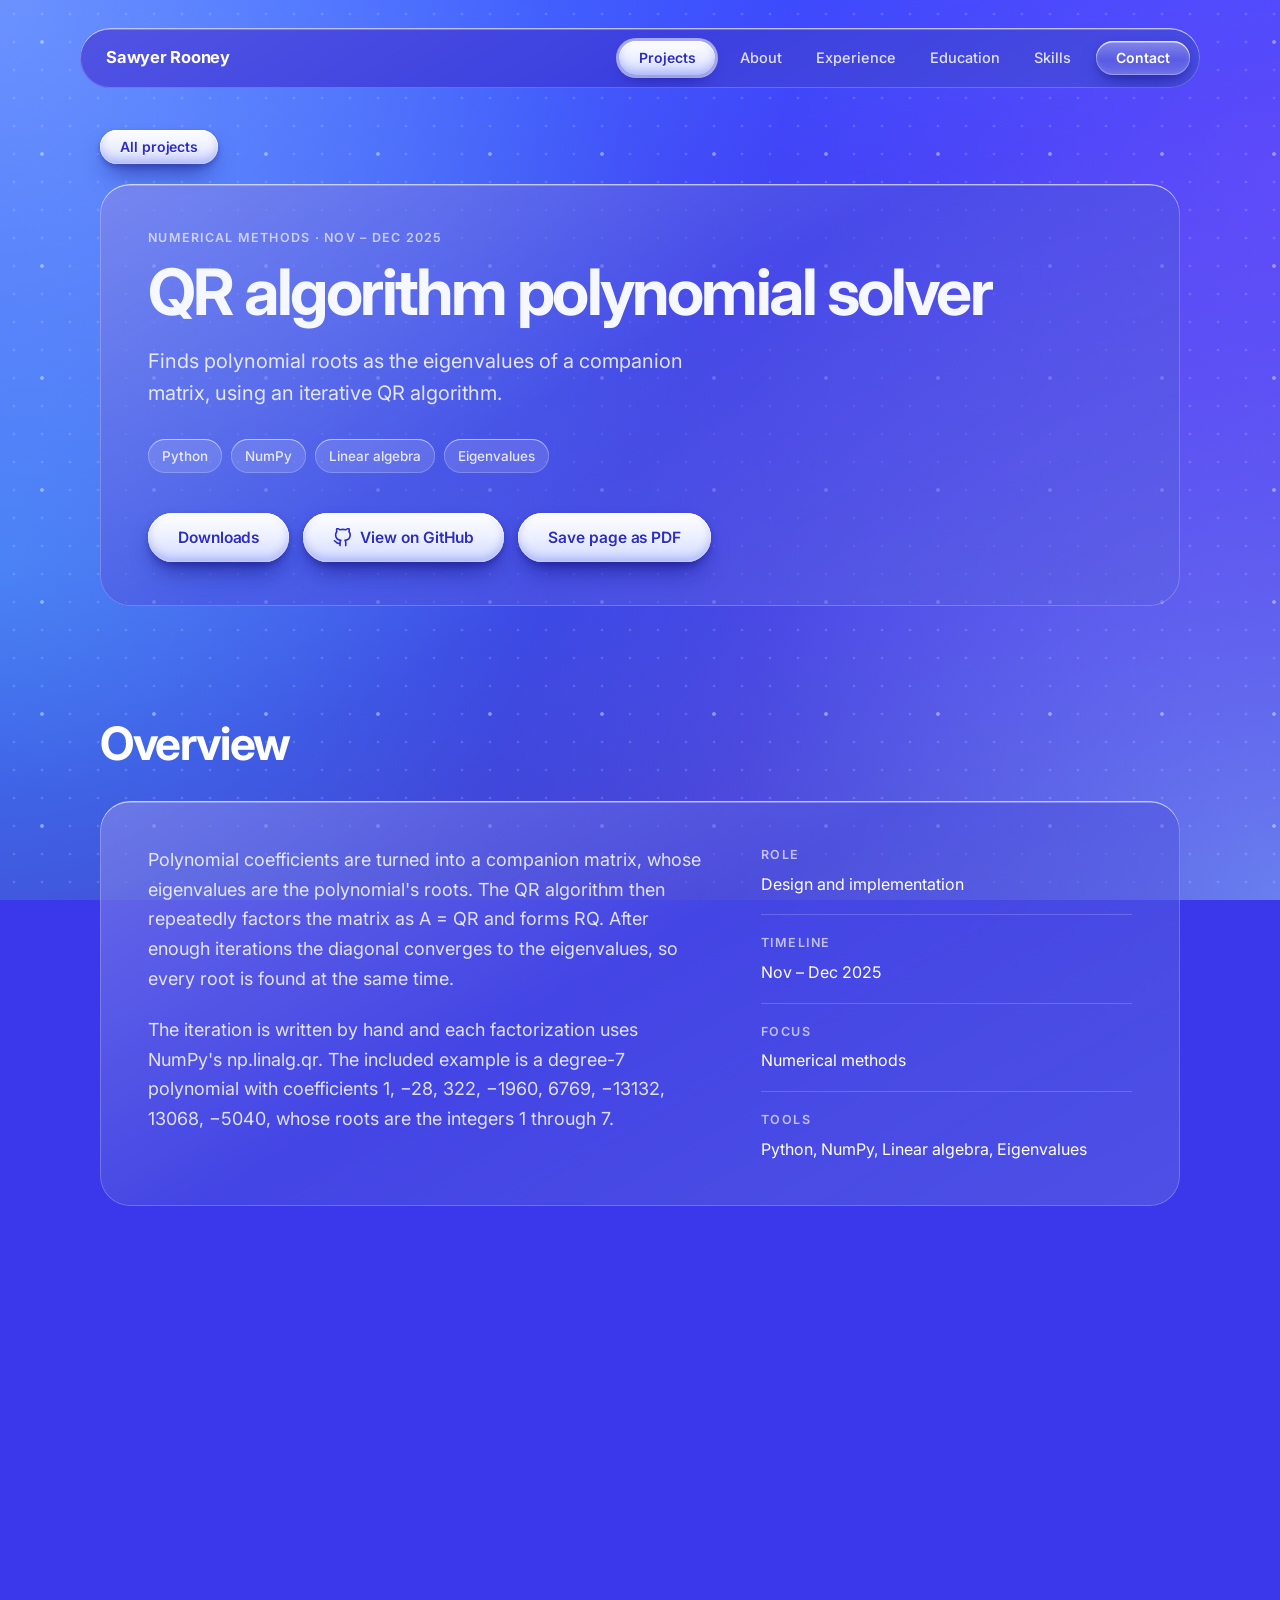
<file: projects/qr.html>
<!doctype html>
<html lang="en">
<head>
  <meta charset="utf-8">
  <meta name="viewport" content="width=device-width, initial-scale=1">
  <title>QR algorithm polynomial solver | Sawyer Rooney</title>
  <meta name="description" content="Finds polynomial roots as the eigenvalues of a companion matrix, using an iterative QR algorithm.">
  <meta name="theme-color" content="#3236e4">
  <link rel="preconnect" href="https://fonts.googleapis.com">
  <link rel="preconnect" href="https://fonts.gstatic.com" crossorigin>
  <link rel="preload" as="style" href="https://fonts.googleapis.com/css2?family=Inter:wght@400;500;600;700&display=swap" onload="this.onload=null;this.rel='stylesheet'">
  <noscript><link rel="stylesheet" href="https://fonts.googleapis.com/css2?family=Inter:wght@400;500;600;700&display=swap"></noscript>
  <link rel="stylesheet" href="../styles.css">
</head>
<body>

<div class="bg" aria-hidden="true"></div>

<header class="nav-wrap">
  <nav class="nav glass" aria-label="Primary">
    <a class="btn primary small mark" href="../index.html">Sawyer Rooney</a>
    <div class="nav-links">
      <a class="btn primary small" href="../index.html#about">About</a>
      <a class="btn primary small" href="../index.html#experience">Experience</a>
      <a class="btn primary small active" href="../projects.html" aria-current="page">Projects</a>
      <a class="btn primary small" href="../index.html#education">Education</a>
      <a class="btn primary small" href="../index.html#skills">Skills</a>
      <a class="btn primary small" href="../index.html#contact">Contact</a>
    </div>
  </nav>
</header>

<main id="top">
  <section class="section wrap">
    <a class="btn primary small" href="../projects.html">All projects</a>
    <div class="panel glass p-head">
      <p class="kicker">Numerical methods &middot; Nov – Dec 2025</p>
      <h1>QR algorithm polynomial solver</h1>
      <p class="sub">Finds polynomial roots as the eigenvalues of a companion matrix, using an iterative QR algorithm.</p>
      <ul class="chips" aria-label="Tools"><li>Python</li><li>NumPy</li><li>Linear algebra</li><li>Eigenvalues</li></ul>
      <div class="actions">
        <a class="btn primary" href="#downloads">Downloads</a>
        <a class="btn primary" href="https://github.com/sawyerr-mit/Projects/tree/main/QR%20Factorization%20Polynomial%20Solver" target="_blank" rel="noopener">View on GitHub</a>
        <button class="btn primary" type="button" onclick="print()">Save page as PDF</button>
      </div>
    </div>
    
  </section>

  <section id="overview" class="section wrap">
    <h2>Overview</h2>
    <div class="panel glass about">
      <div class="prose"><p>Polynomial coefficients are turned into a companion matrix, whose eigenvalues are the polynomial&#x27;s roots. The QR algorithm then repeatedly factors the matrix as A = QR and forms RQ. After enough iterations the diagonal converges to the eigenvalues, so every root is found at the same time.</p><p>The iteration is written by hand and each factorization uses NumPy&#x27;s np.linalg.qr. The included example is a degree-7 polynomial with coefficients 1, −28, 322, −1960, 6769, −13132, 13068, −5040, whose roots are the integers 1 through 7.</p></div>
      <dl class="facts"><div><dt>Role</dt><dd>Design and implementation</dd></div><div><dt>Timeline</dt><dd>Nov – Dec 2025</dd></div><div><dt>Focus</dt><dd>Numerical methods</dd></div><div><dt>Tools</dt><dd>Python, NumPy, Linear algebra, Eigenvalues</dd></div></dl>
    </div>
  </section>
  
  <section id="highlights" class="section wrap">
    <h2>Highlights</h2>
    <div class="panel glass"><ul class="bullets"><li>Builds the companion matrix of any polynomial from its coefficients.</li><li>Iterates A → RQ so the diagonal converges to all eigenvalues at once.</li><li>Checked against a degree-7 polynomial whose roots are 1 through 7.</li></ul></div>
  </section>
  <section id="source" class="section wrap"><h2>Source code</h2><div class="stack"><details class="code glass"><summary><span class="btn primary small"><span class="c-show">Show</span><span class="c-hide">Hide</span>&nbsp;QRFactorization.py</span><small>45 lines</small></summary><pre><code>import numpy as np

# This generates a matrix whose eigenvalues are equivalent to the roots of a polynomial
# with given coefficients. To understand how this works, see:
# https://en.wikipedia.org/wiki/Companion_matrix
def companion_matrix(coeffs):
    coeffs = np.asarray(coeffs, dtype=float)

    if len(coeffs) &lt; 2:
        raise ValueError(&quot;Polynomial must have degree &gt;= 1.&quot;)

    coeffs = coeffs / coeffs[0]
    n = len(coeffs) - 1

    C = np.zeros((n, n))
    C[1:, :-1] = np.eye(n - 1)
    C[:, -1] = -coeffs[1:][::-1]

    return C

# This algorithm is simple to implement, but has considerable
# perfomance benefits to basic guess and check methods.
# The general theory of this algorithm is very similar to the 
# method of power iteration, but isolates all eigenvalues
# simultaneously rather than only the largest eigenvalue.
# To understand how this works, see:
# https://en.wikipedia.org/wiki/QR_algorithm
def QR_Algorithm(A):
    Ak = A.copy()
    for _ in range(1000):
        Q, R = np.linalg.qr(Ak)
        Ak = R @ Q
    return np.diag(Ak)

# The coeffs list encodes the polynomial, change the coeffs to solve desired polynomial.
if __name__ == &quot;__main__&quot;:
    coeffs = [1, -28, 322, -1960, 6769, -13132, 13068, -5040]
    C = companion_matrix(coeffs)

    np.set_printoptions(precision=0, suppress=True, floatmode=&#x27;fixed&#x27;)

    print(&quot;Coefficients:&quot;, coeffs)
    print(&quot;Companion matrix:\n&quot;, C)
    print(&quot;Eigenvalues:&quot;, QR_Algorithm(C))
</code></pre></details></div><div class="actions"></div><div class="panel glass runbox"><h3 class="runh">Run it</h3><pre class="run"><code>python QRFactorization.py</code></pre><p class="muted">Install dependencies with <code>pip install -r requirements.txt</code> from the <a class="btn primary small inline" href="https://github.com/sawyerr-mit/Projects" target="_blank" rel="noopener">Projects repository</a>.</p></div></section>
  <section id="downloads" class="section wrap">
    <h2>Downloads</h2>
    <div class="panel glass"><div class="downloads"><a class="btn primary get dl" href="../assets/projects/qr/qr-source.zip" download><span>Source files (ZIP)</span><small>ZIP</small></a><a class="btn primary get dl" href="../assets/projects/qr/QRFactorization.py" download><span>QRFactorization.py</span><small>PY</small></a></div></div>
  </section>

</main>

<footer class="footer wrap">
  <span>&copy; <span id="yr">2026</span> Sawyer Rooney</span>
  <div class="foot-links">
    <a class="btn primary small" href="https://github.com/sawyerr-mit/Projects" target="_blank" rel="noopener">GitHub</a>
    <a class="btn primary small" href="https://www.linkedin.com/in/sawyer-rooney-ab3384444/" target="_blank" rel="noopener">LinkedIn</a>
    <a class="btn primary small" href="#top">Back to top</a>
  </div>
</footer>

<script src="../script.js" defer></script>
</body>
</html>
</file>
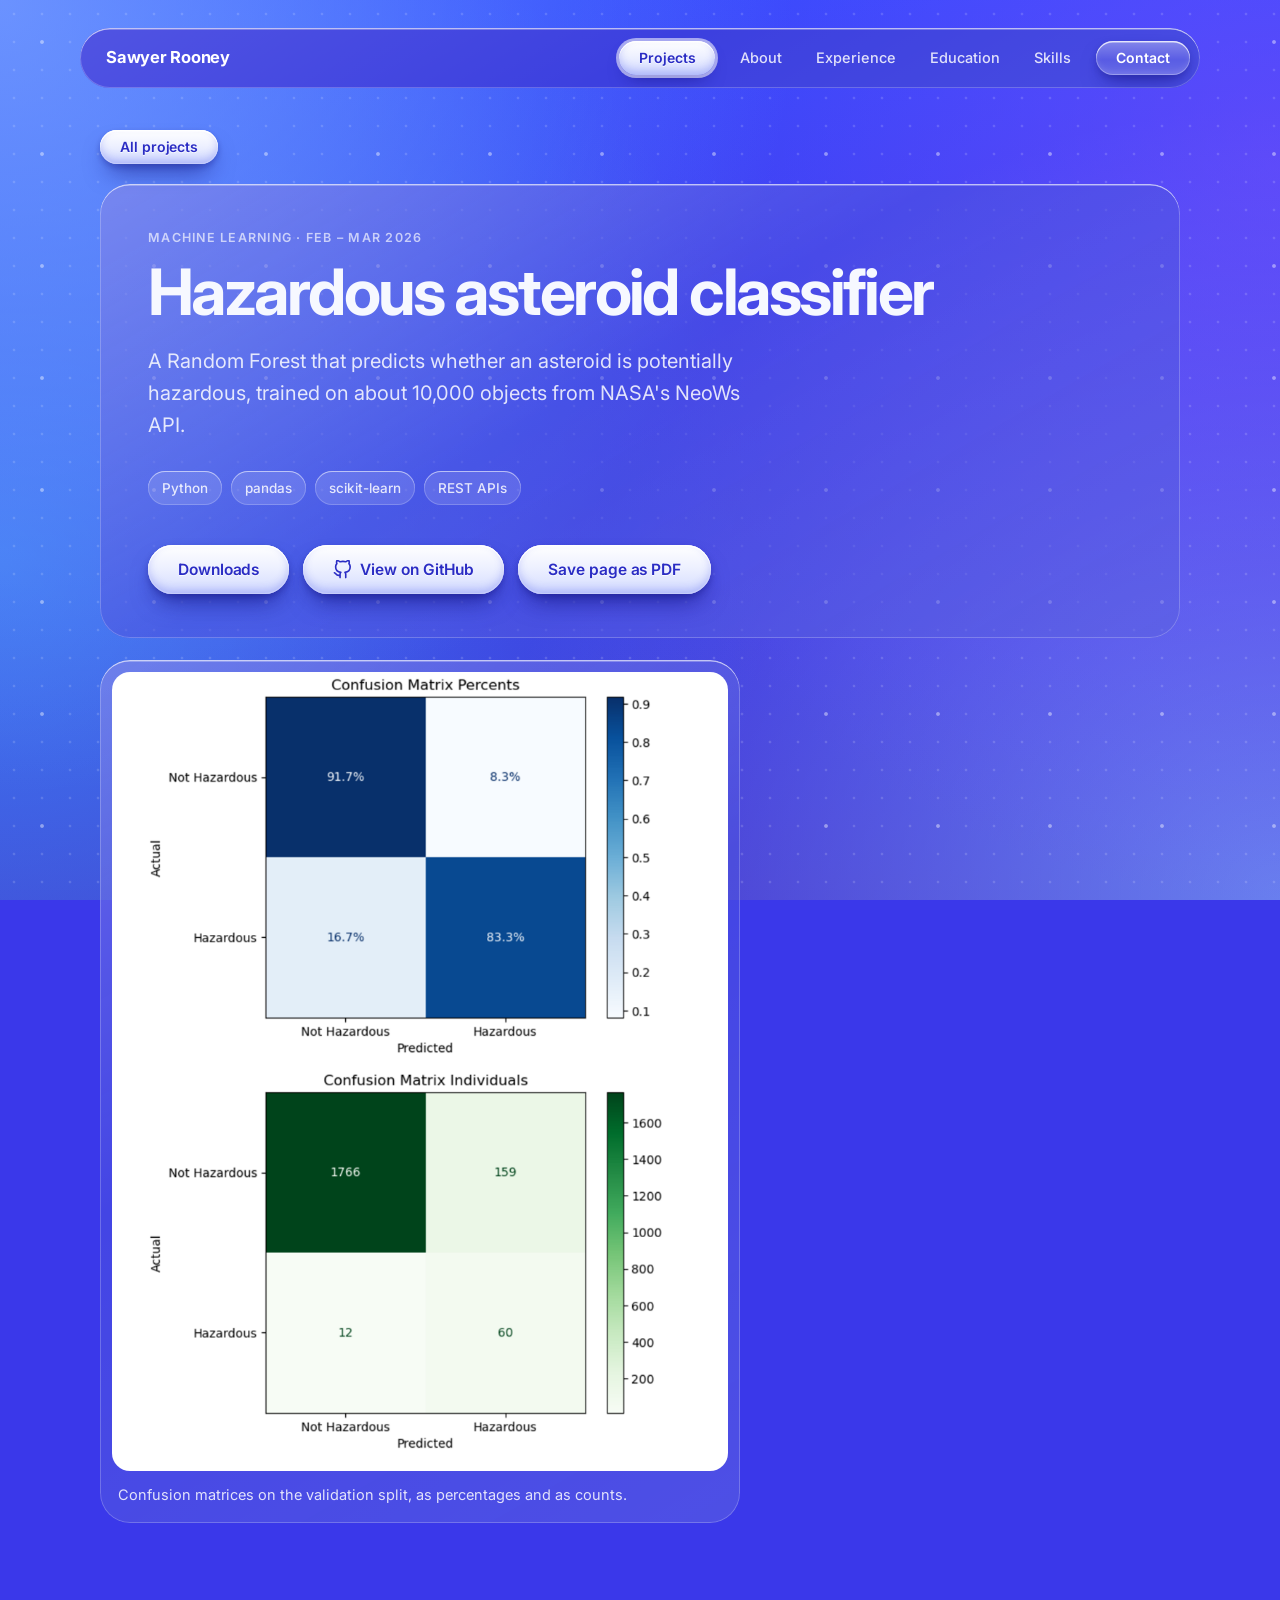
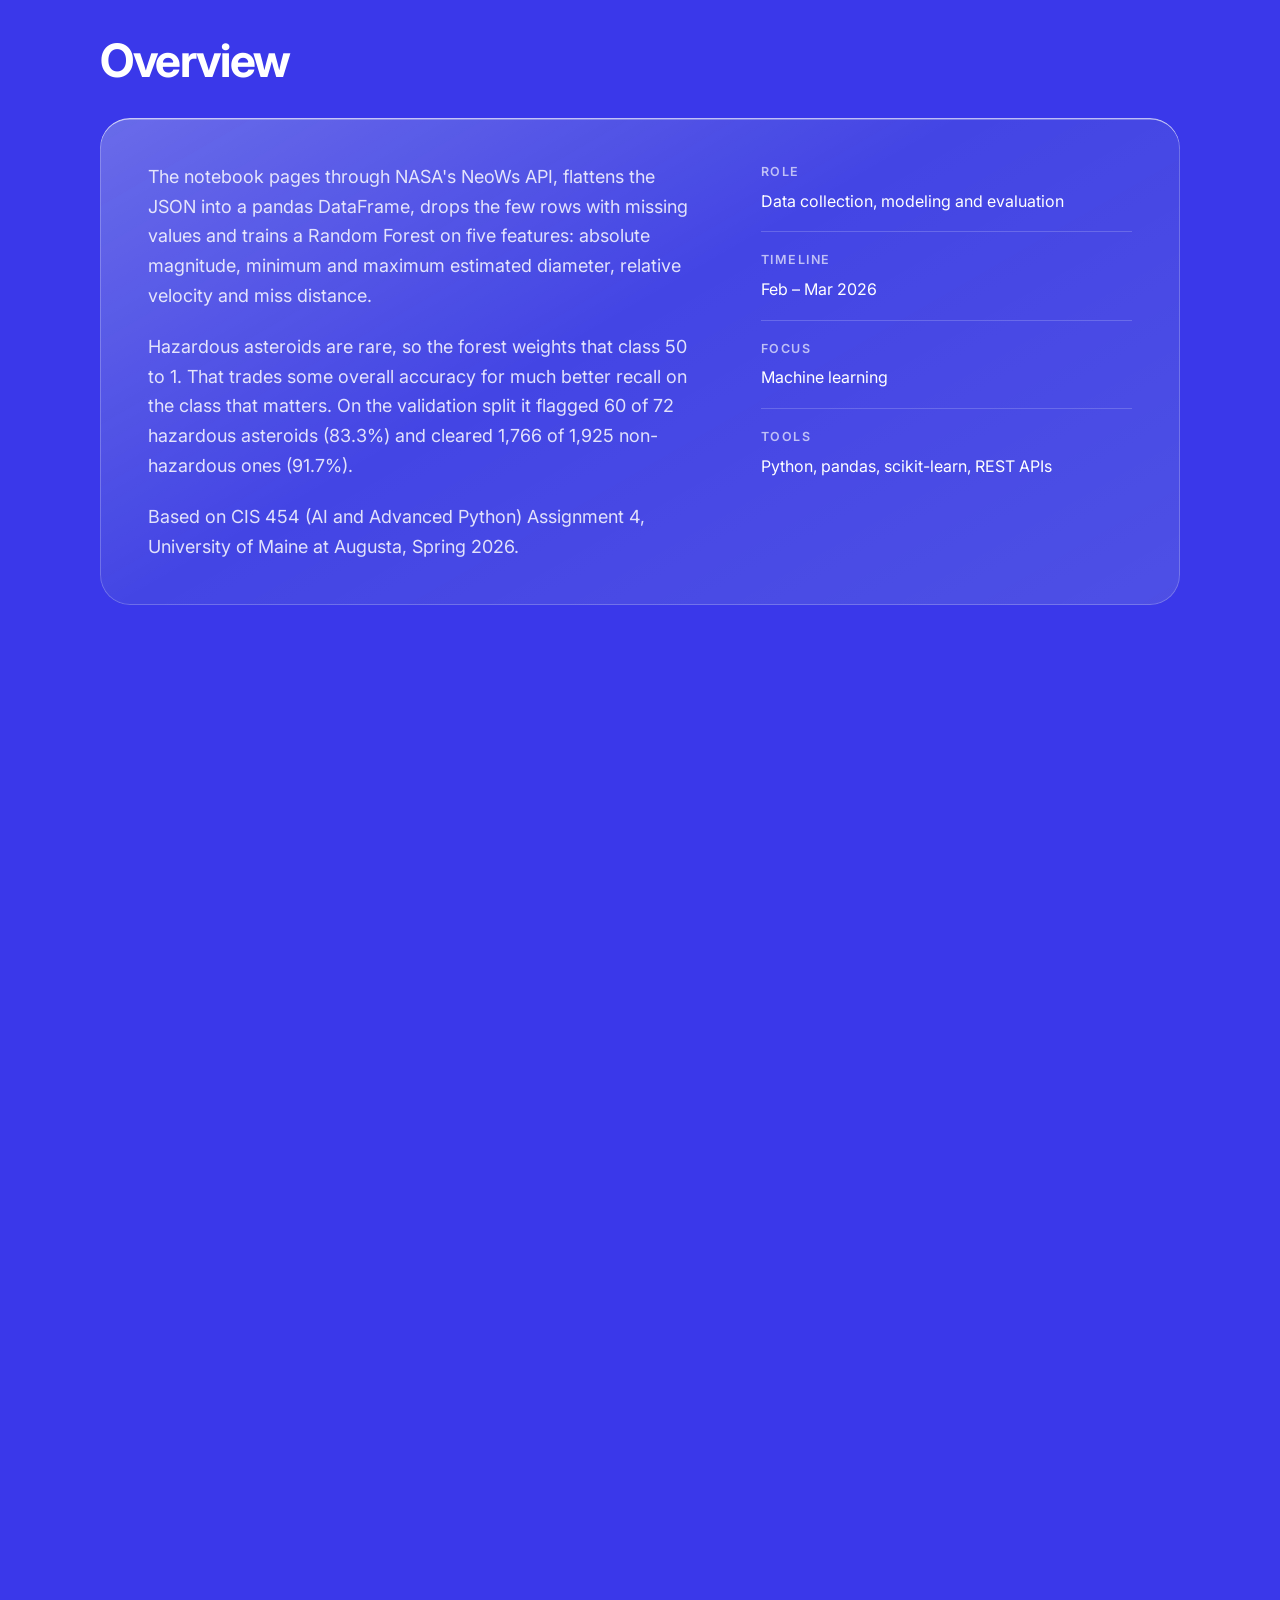
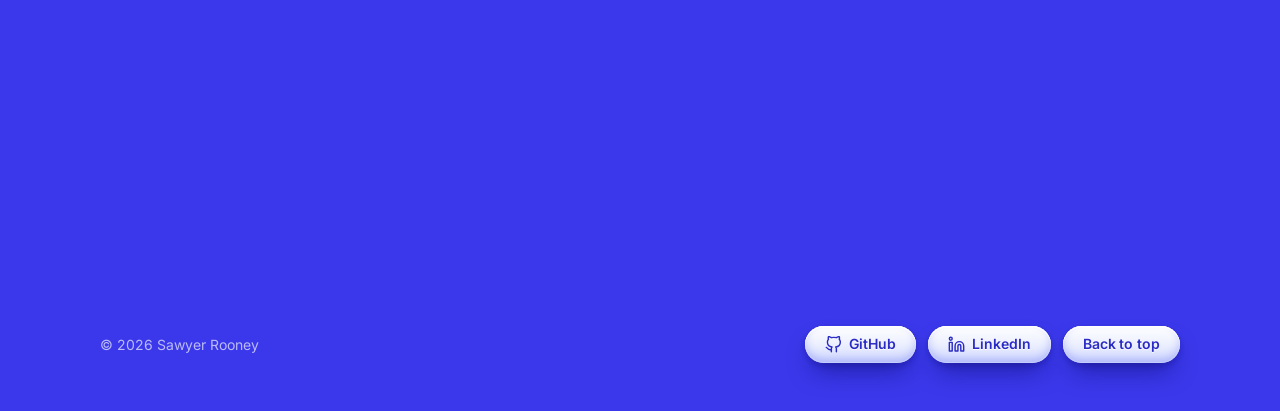
<file: projects/rfc.html>
<!doctype html>
<html lang="en">
<head>
  <meta charset="utf-8">
  <meta name="viewport" content="width=device-width, initial-scale=1">
  <title>Hazardous asteroid classifier | Sawyer Rooney</title>
  <meta name="description" content="A Random Forest that predicts whether an asteroid is potentially hazardous, trained on about 10,000 objects from NASA&#x27;s NeoWs API.">
  <meta name="theme-color" content="#3236e4">
  <link rel="preconnect" href="https://fonts.googleapis.com">
  <link rel="preconnect" href="https://fonts.gstatic.com" crossorigin>
  <link rel="preload" as="style" href="https://fonts.googleapis.com/css2?family=Inter:wght@400;500;600;700&display=swap" onload="this.onload=null;this.rel='stylesheet'">
  <noscript><link rel="stylesheet" href="https://fonts.googleapis.com/css2?family=Inter:wght@400;500;600;700&display=swap"></noscript>
  <link rel="stylesheet" href="../styles.css">
</head>
<body>

<div class="bg" aria-hidden="true"></div>

<header class="nav-wrap">
  <nav class="nav glass" aria-label="Primary">
    <a class="btn primary small mark" href="../index.html">Sawyer Rooney</a>
    <div class="nav-links">
      <a class="btn primary small" href="../index.html#about">About</a>
      <a class="btn primary small" href="../index.html#experience">Experience</a>
      <a class="btn primary small active" href="../projects.html" aria-current="page">Projects</a>
      <a class="btn primary small" href="../index.html#education">Education</a>
      <a class="btn primary small" href="../index.html#skills">Skills</a>
      <a class="btn primary small" href="../index.html#contact">Contact</a>
    </div>
  </nav>
</header>

<main id="top">
  <section class="section wrap">
    <a class="btn primary small" href="../projects.html">All projects</a>
    <div class="panel glass p-head">
      <p class="kicker">Machine learning &middot; Feb – Mar 2026</p>
      <h1>Hazardous asteroid classifier</h1>
      <p class="sub">A Random Forest that predicts whether an asteroid is potentially hazardous, trained on about 10,000 objects from NASA&#x27;s NeoWs API.</p>
      <ul class="chips" aria-label="Tools"><li>Python</li><li>pandas</li><li>scikit-learn</li><li>REST APIs</li></ul>
      <div class="actions">
        <a class="btn primary" href="#downloads">Downloads</a>
        <a class="btn primary" href="https://github.com/sawyerr-mit/Projects/tree/main/RFC%20for%20Hazardous%20Asteroids" target="_blank" rel="noopener">View on GitHub</a>
        <button class="btn primary" type="button" onclick="print()">Save page as PDF</button>
      </div>
    </div>
    <div class="gallery single"><figure class="shot glass"><img src="../assets/projects/rfc/confusion-matrix.png" alt="Confusion matrices on the validation split, as percentages and as counts." loading="lazy" decoding="async"><figcaption>Confusion matrices on the validation split, as percentages and as counts.</figcaption></figure></div>
  </section>

  <section id="overview" class="section wrap">
    <h2>Overview</h2>
    <div class="panel glass about">
      <div class="prose"><p>The notebook pages through NASA&#x27;s NeoWs API, flattens the JSON into a pandas DataFrame, drops the few rows with missing values and trains a Random Forest on five features: absolute magnitude, minimum and maximum estimated diameter, relative velocity and miss distance.</p><p>Hazardous asteroids are rare, so the forest weights that class 50 to 1. That trades some overall accuracy for much better recall on the class that matters. On the validation split it flagged 60 of 72 hazardous asteroids (83.3%) and cleared 1,766 of 1,925 non-hazardous ones (91.7%).</p><p>Based on CIS 454 (AI and Advanced Python) Assignment 4, University of Maine at Augusta, Spring 2026.</p></div>
      <dl class="facts"><div><dt>Role</dt><dd>Data collection, modeling and evaluation</dd></div><div><dt>Timeline</dt><dd>Feb – Mar 2026</dd></div><div><dt>Focus</dt><dd>Machine learning</dd></div><div><dt>Tools</dt><dd>Python, pandas, scikit-learn, REST APIs</dd></div></dl>
    </div>
  </section>
  
  <section id="highlights" class="section wrap">
    <h2>Highlights</h2>
    <div class="panel glass"><ul class="bullets"><li>Pulled and flattened roughly 10,000 asteroid records from NASA&#x27;s REST API with requests and pandas.</li><li>Weighted the hazardous class 50 to 1 to favor recall on the rare class that matters.</li><li>Flagged 60 of 72 hazardous asteroids (83.3%) on the held-out 20% validation split.</li></ul></div>
  </section>
  <section id="source" class="section wrap"><h2>Source code</h2><div class="stack"></div><div class="actions"><a class="btn primary small" href="https://github.com/sawyerr-mit/Projects/blob/main/RFC%20for%20Hazardous%20Asteroids/NASA_Asteroid_Hazard_Classifier.ipynb" target="_blank" rel="noopener">View NASA_Asteroid_Hazard_Classifier.ipynb on GitHub</a><a class="btn primary small" href="https://github.com/sawyerr-mit/Projects/blob/main/RFC%20for%20Hazardous%20Asteroids/README.md" target="_blank" rel="noopener">View README.md on GitHub</a></div><div class="panel glass runbox"><h3 class="runh">Run it</h3><pre class="run"><code>export NASA_API_KEY=your-key   # free at api.nasa.gov
jupyter notebook NASA_Asteroid_Hazard_Classifier.ipynb</code></pre><p class="muted">Install dependencies with <code>pip install -r requirements.txt</code> from the <a class="btn primary small inline" href="https://github.com/sawyerr-mit/Projects" target="_blank" rel="noopener">Projects repository</a>.</p></div></section>
  <section id="downloads" class="section wrap">
    <h2>Downloads</h2>
    <div class="panel glass"><div class="downloads"><a class="btn primary get dl" href="../assets/projects/rfc/rfc-source.zip" download><span>Source files (ZIP)</span><small>ZIP</small></a><a class="btn primary get dl" href="../assets/projects/rfc/NASA_Asteroid_Hazard_Classifier.ipynb" download><span>NASA_Asteroid_Hazard_Classifier.ipynb</span><small>IPYNB</small></a><a class="btn primary get dl" href="../assets/projects/rfc/README.md" download><span>README.md</span><small>MD</small></a></div></div>
  </section>

</main>

<footer class="footer wrap">
  <span>&copy; <span id="yr">2026</span> Sawyer Rooney</span>
  <div class="foot-links">
    <a class="btn primary small" href="https://github.com/sawyerr-mit/Projects" target="_blank" rel="noopener">GitHub</a>
    <a class="btn primary small" href="https://www.linkedin.com/in/sawyer-rooney-ab3384444/" target="_blank" rel="noopener">LinkedIn</a>
    <a class="btn primary small" href="#top">Back to top</a>
  </div>
</footer>

<script src="../script.js" defer></script>
</body>
</html>
</file>
<file: styles.css>
/* Layout: floating glass nav, hero with image frame, then stacked glass panels over a static blue-violet dot-grid backdrop.
   Performance notes: the backdrop is one static background (no animated layers), glass uses a single light blur,
   hover effects animate transform only, and nothing repaints on pointer move. */
:root{
  --base-1:#2f4cff;      /* vibrant blue */
  --base-2:#3a38ea;      /* blue, a touch toward violet */
  --base-3:#4330c9;      /* deep end, slightly purple */
  --ink:#ffffff;
  --ink-soft:rgba(255,255,255,.84);
  --ink-mute:rgba(255,255,255,.66);
  --sans:"Inter",ui-sans-serif,system-ui,-apple-system,"SF Pro Text","Segoe UI",Roboto,Helvetica,Arial,sans-serif;
  --wrap:1120px;
  color-scheme:dark;
}

*{box-sizing:border-box}
html{scroll-padding-top:110px}
body{
  margin:0;
  font-family:var(--sans);
  font-size:17px;line-height:1.65;
  color:var(--ink);
  -webkit-font-smoothing:antialiased;

  background-color:var(--base-2);
}
/* backdrop: dot-grid pips (major + minor), soft color glows, base gradient.
   Fixed and viewport-sized, so it is painted once and never grows with the page (a page-tall layer costs
   hundreds of MB of graphics memory on phones and high-DPI screens). Panels scroll over it. */
.bg{
  position:fixed;top:0;left:0;width:100%;height:100vh;height:100lvh;z-index:-1;pointer-events:none;
  contain:strict;will-change:transform;transform:translateZ(0);
  background-image:
    radial-gradient(circle,rgba(255,255,255,.32) 1.7px,transparent 2.3px),
    radial-gradient(circle,rgba(255,255,255,.15) 1.1px,transparent 1.7px),
    radial-gradient(circle min(62vmax,820px) at 0% 0%,rgba(121,160,255,.8),transparent),
    radial-gradient(circle min(58vmax,780px) at 100% 18%,rgba(131,80,255,.5),transparent),
    radial-gradient(circle min(60vmax,800px) at 0% 62%,rgba(63,188,255,.5),transparent),
    radial-gradient(circle min(62vmax,820px) at 100% 100%,rgba(121,160,255,.7),transparent),
    linear-gradient(175deg,var(--base-1) 0%,var(--base-2) 50%,var(--base-3) 100%);
  background-size:112px 112px,28px 28px,auto,auto,auto,auto,auto;
  background-position:-14px -14px,0 0,0 0,0 0,0 0,0 0,0 0;
  background-repeat:repeat,repeat,no-repeat,no-repeat,no-repeat,no-repeat,no-repeat;
}
body::before{ /* fills the phone's top inset */
  content:"";position:fixed;inset:0 0 auto;height:env(safe-area-inset-top,0px);z-index:40;background:var(--base-1);
}
.wrap{
  max-width:var(--wrap);margin:0 auto;
  padding-left:max(20px,env(safe-area-inset-left,0px));
  padding-right:max(20px,env(safe-area-inset-right,0px));
}
a{color:inherit;text-decoration:none}
h1,h2,h3,p,ul,dl,dd,figure{margin:0}
ul{padding:0;list-style:none}
:focus-visible{outline:2px solid #fff;outline-offset:3px;border-radius:12px}

/* ---------- liquid glass ----------
   Real backdrop blur on ~20 large panels made scrolling drop to ~30 fps in testing, and it was the only
   expensive thing on the page. The backdrop is static, so frosted glass is painted instead: a tinted
   gradient fill (which also softens the dot grid behind), a bright top rim, an inner edge and a soft shadow.
   No element uses backdrop-filter, so nothing is re-computed while scrolling. */
.glass{
  position:relative;border-radius:30px;
  background:linear-gradient(150deg,rgba(255,255,255,.26),rgba(255,255,255,.07) 45%,rgba(255,255,255,.12)),rgba(50,56,218,.52);
  box-shadow:inset 0 1.5px 0 rgba(255,255,255,.55),inset 0 0 0 1px rgba(255,255,255,.22);
  contain:layout paint;
}
@media (prefers-reduced-transparency:reduce){
  .glass{background:rgba(48,48,180,.85)}
}

/* ---------- nav ---------- */
.nav-wrap{position:sticky;top:calc(14px + env(safe-area-inset-top,0px));z-index:30;padding:14px max(16px,env(safe-area-inset-left,0px)) 0}
.nav{
  max-width:var(--wrap);margin:0 auto;border-radius:999px;
  display:flex;align-items:center;justify-content:space-between;gap:20px;
  padding:9px 10px 9px 26px;
  background:
    linear-gradient(150deg,rgba(255,255,255,.14),rgba(255,255,255,.04) 50%,rgba(255,255,255,.1)),
    rgb(52,56,222);
}
.nav-links{display:flex;align-items:center;gap:4px;font-size:14.5px;font-weight:500}

/* ---------- buttons ---------- */
.btn{
  position:relative;display:inline-flex;align-items:center;justify-content:center;
  padding:15px 30px;border-radius:999px;
  font:600 15.5px/1 var(--sans);letter-spacing:-.005em;cursor:pointer;
  transition:transform .18s cubic-bezier(.2,.8,.2,1);
}
.btn.small{padding:10px 20px;font-size:14px}
.btn.primary{
  color:#2a2cc4;
  background:linear-gradient(180deg,#ffffff 0%,#eef1ff 45%,#d3dbff 100%);
  text-shadow:0 1px 0 rgba(255,255,255,.8);
  box-shadow:
    inset 0 1.5px 0 #fff,
    inset 0 -4px 8px rgba(80,92,235,.3),
    inset 0 0 0 1px rgba(255,255,255,.55),
    0 14px 24px -8px rgba(16,14,120,.65),
    0 3px 6px rgba(16,14,120,.3);
}
@media (hover:hover){
  .btn:hover{transform:translateY(-3px)}
}
.btn:active{transform:translateY(1px) scale(.985)}

/* ---------- hero ---------- */
.hero{
  display:grid;grid-template-columns:minmax(0,1.15fr) minmax(0,.85fr);gap:64px;align-items:center;
  padding-top:84px;padding-bottom:96px;
}
.status{
  display:inline-flex;align-items:center;gap:10px;margin-bottom:26px;
  padding:8px 16px 8px 14px;border-radius:999px;font-size:13.5px;font-weight:500;color:var(--ink-soft);
  background:rgba(255,255,255,.16);
  box-shadow:inset 0 1px 0 rgba(255,255,255,.5),inset 0 0 0 1px rgba(255,255,255,.2);
}
.dot{width:8px;height:8px;border-radius:50%;background:#abdcff;box-shadow:0 0 0 4px rgba(125,255,184,.22)}
h1{
  font-size:clamp(50px,7.4vw,92px);font-weight:700;letter-spacing:-.04em;line-height:1.1;
  color:#f6f8ff;
  text-wrap:balance;
}
.sub{margin-top:28px;font-size:20px;line-height:1.6;color:var(--ink-soft);max-width:30em}
.chips{display:flex;flex-wrap:wrap;gap:9px}
.hero .chips{margin-top:30px}
.chips li{
  padding:6px 14px;border-radius:999px;font-size:13.5px;font-weight:500;color:var(--ink-soft);
  background:rgba(255,255,255,.13);
  box-shadow:inset 0 1px 0 rgba(255,255,255,.45),inset 0 0 0 1px rgba(255,255,255,.2);
}
.actions{display:flex;flex-wrap:wrap;gap:14px;margin-top:40px}
.actions.center{justify-content:center}

.hero-frame{padding:12px;border-radius:36px}

/* ---------- image slots ---------- */
.media{
  position:relative;overflow:hidden;border-radius:22px;
  background:rgba(255,255,255,.07);
}
.media.portrait{aspect-ratio:4/5}
.media.wide{aspect-ratio:16/9;border-radius:18px;margin-bottom:24px}
.media img{position:absolute;inset:0;width:100%;height:100%;object-fit:cover;display:block}
.media-ph{position:absolute;inset:0;display:flex;flex-direction:column;align-items:center;justify-content:center;gap:6px;text-align:center;font-size:14px;font-weight:500;color:var(--ink-mute);padding:16px;border:1.5px dashed rgba(255,255,255,.34);border-radius:inherit}
.media-ph small{font-size:12px;font-weight:400;opacity:.8}

/* ---------- sections ---------- */
.section{padding-top:56px;padding-bottom:56px}
h2{
  font-size:clamp(32px,4vw,46px);font-weight:700;letter-spacing:-.03em;line-height:1.1;
  margin-bottom:32px;text-wrap:balance;
}
h3{font-size:20px;font-weight:600;letter-spacing:-.015em;line-height:1.35}
.label{font-size:12.5px;font-weight:600;letter-spacing:.12em;text-transform:uppercase;color:var(--ink-soft);margin-bottom:12px}
.org{color:var(--ink-soft);font-size:15.5px;margin-top:4px}
.muted{color:var(--ink-soft);font-size:16px;margin-top:10px}
.pill{
  display:inline-block;white-space:nowrap;padding:6px 14px;border-radius:999px;font-size:13px;font-weight:600;color:#fff;
  background:rgba(255,255,255,.2);
  box-shadow:inset 0 1px 0 rgba(255,255,255,.5),inset 0 0 0 1px rgba(255,255,255,.24);
}
.bullets{display:grid;gap:11px;color:var(--ink-soft);font-size:16px}
.bullets li{position:relative;padding-left:22px}
.bullets li::before{
  content:"";position:absolute;left:2px;top:.62em;width:7px;height:7px;border-radius:50%;
  background:#e3eaff;
}

.panel{padding:44px 48px}
.about{display:grid;grid-template-columns:minmax(0,1.5fr) minmax(0,1fr);gap:56px;align-items:start}
.prose{color:var(--ink-soft);font-size:18px}
.prose p+p{margin-top:1.2em}
.facts{display:grid;gap:0}
.facts div{padding:18px 0;border-bottom:1px solid rgba(255,255,255,.18)}
.facts div:first-child{padding-top:0}
.facts div:last-child{border-bottom:0;padding-bottom:0}
.facts dt{font-size:12.5px;font-weight:600;letter-spacing:.12em;text-transform:uppercase;color:var(--ink-mute);margin-bottom:6px}
.facts dd{font-size:16px;line-height:1.55}

.stack{display:grid;gap:22px}
.item{padding:34px 40px}
.item-head{display:flex;justify-content:space-between;align-items:flex-start;gap:20px;margin-bottom:18px}
.item-head>div{min-width:0}

.cards{display:grid;grid-template-columns:repeat(2,minmax(0,1fr));gap:24px}
.card{display:flex;flex-direction:column;padding:16px 16px 30px}
.card>*:not(.media){padding-left:18px;padding-right:18px}
.kicker{font-size:12.5px;font-weight:600;letter-spacing:.1em;text-transform:uppercase;color:var(--ink-mute);margin-bottom:8px}
.card h3{margin-bottom:12px}
.lead{color:var(--ink-soft);font-size:16.5px;margin-bottom:16px}
.card .bullets{font-size:15.5px}
.card .chips{margin-top:auto;padding-top:24px}

.edu{display:grid;gap:0;padding:12px 48px 44px}
.edu-row{display:grid;grid-template-columns:150px minmax(0,1fr);gap:28px;padding:32px 0;border-bottom:1px solid rgba(255,255,255,.18)}
.edu-meta{padding-top:2px}
.honors{padding-top:34px}
.honors .chips li{font-size:13px}

.skills{display:grid;grid-template-columns:repeat(3,minmax(0,1fr));gap:22px}
.skill{padding:30px 30px 32px}
.skill p{color:var(--ink-soft);font-size:15.5px}

.contact{text-align:center;padding:64px 48px}
.contact h2{margin-bottom:20px}
.contact-lede{max-width:34em;margin:0 auto;font-size:19px;color:var(--ink-soft)}
.email{margin-top:26px;font-size:22px;font-weight:600;letter-spacing:-.01em;user-select:all}
.contact .actions{margin-top:34px}

.footer{display:flex;justify-content:space-between;gap:16px;padding-top:36px;padding-bottom:48px;font-size:14px;color:var(--ink-mute)}
.footer a:hover{color:#fff}

/* ---------- responsive ---------- */
@media (max-width:960px){
  .hero{grid-template-columns:minmax(0,1fr);gap:48px;padding-top:60px;padding-bottom:64px}
  .hero-frame{max-width:420px}
  .about{grid-template-columns:minmax(0,1fr);gap:36px}
  .skills{grid-template-columns:repeat(2,minmax(0,1fr))}
  .panel{padding:36px 32px}
  .edu{padding:6px 32px 36px}
}
@media (max-width:720px){
  body{font-size:16px}
  .nav{flex-direction:column;align-items:stretch;gap:6px;border-radius:28px;padding:12px 12px 10px 20px}
  .nav-links{overflow-x:auto;gap:2px;padding:0 0 2px;scrollbar-width:none;
    -webkit-mask-image:linear-gradient(90deg,#000 88%,transparent);mask-image:linear-gradient(90deg,#000 88%,transparent)}
  .nav-links::-webkit-scrollbar{display:none}
      html{scroll-padding-top:150px}
  .section{padding-top:40px;padding-bottom:40px}
  .panel,.contact{padding:30px 22px}
  .edu{padding:2px 22px 30px}
  .item{padding:26px 22px}
  .item-head{flex-direction:column;gap:12px}
  .cards,.skills{grid-template-columns:minmax(0,1fr)}
  .card>*:not(.media){padding-left:10px;padding-right:10px}
  .edu-row{grid-template-columns:minmax(0,1fr);gap:12px;padding:26px 0}
  .glass{border-radius:26px}
  .actions .btn{flex:1 1 auto}
  .email{font-size:19px}
}
@media (prefers-reduced-motion:reduce){
  .item,.skill,.btn{transition:none}
}

/* ---------- skip rendering off-screen sections until they near the viewport ---------- */
.section~.section{content-visibility:auto;contain-intrinsic-size:auto 500px}

/* ---------- projects tab and project pages ---------- */
.btn.active,.btn[aria-pressed=true]{box-shadow:inset 0 1.5px 0 #fff,inset 0 -4px 8px rgba(80,92,235,.3),0 0 0 3px rgba(255,255,255,.55),0 10px 20px -8px rgba(16,14,120,.65)}
.btn small{margin-left:10px;font-size:12px;font-weight:600;opacity:.7}
.btn.inline{margin:0 2px}
button.btn{border:0}
.page-title{font-size:clamp(40px,6vw,72px);font-weight:700;letter-spacing:-.04em;line-height:1.1;margin-bottom:28px}
.sortbar{display:flex;flex-wrap:wrap;align-items:center;gap:14px 18px;padding:16px 22px;border-radius:999px}
.sort-label{font-weight:600;color:var(--ink-soft)}
.sort-btns{display:flex;gap:10px}
.sort-note{color:var(--ink-mute);font-size:14.5px}
.scale-key{margin:14px 0 30px 22px;max-width:46em;color:var(--ink-mute);font-size:14.5px}
.chips li.scale{background:rgba(255,255,255,.26);color:#fff;font-weight:600}
.media.fit img{object-fit:contain;background:#fff}
.media.peek{background:rgba(10,12,90,.5)}
.peek pre{margin:0;padding:18px 20px;font:12.5px/1.55 ui-monospace,SFMono-Regular,Menlo,Consolas,monospace;color:var(--ink-soft);overflow:hidden;white-space:pre}
.p-head h1{font-size:clamp(36px,5.4vw,64px)}
.p-head .sub{margin-top:18px}
.p-head{margin-top:20px}
.pf{margin-top:22px;border-radius:30px}
.pf .media.wide{margin-bottom:0}
.more{margin-top:22px}
.gallery{display:grid;grid-template-columns:repeat(auto-fit,minmax(260px,1fr));gap:20px;margin-top:22px}
.gallery.single{grid-template-columns:minmax(0,640px)}
.shot{margin:0;padding:12px}
.shot img{display:block;width:100%;height:auto;border-radius:18px;background:#fff}
.shot figcaption{padding:12px 6px 4px;font-size:14.5px;color:var(--ink-soft)}
.downloads,.foot-links{display:flex;flex-wrap:wrap;gap:12px}
.footer{align-items:center}
details.code{padding:14px 18px}
details.code summary{display:flex;align-items:center;gap:12px;cursor:pointer;list-style:none}
details.code summary::-webkit-details-marker{display:none}
details.code summary small{color:var(--ink-mute);font-size:13.5px}
details.code summary:focus-visible{outline:2px solid #fff;outline-offset:4px;border-radius:999px}
.c-hide{display:none}details[open] .c-hide{display:inline}details[open] .c-show{display:none}
details.code pre{margin:16px 0 4px;max-height:560px;overflow:auto;padding:18px;border-radius:18px;background:rgba(10,12,90,.55);font:13px/1.6 ui-monospace,SFMono-Regular,Menlo,Consolas,monospace;color:#eef1ff;tab-size:4}
.runbox{margin-top:22px;padding:30px 34px}
.runh{margin-bottom:12px}
.run{margin:0 0 14px;padding:16px 18px;border-radius:16px;overflow:auto;background:rgba(10,12,90,.55);font:14px/1.6 ui-monospace,SFMono-Regular,Menlo,Consolas,monospace}
.muted code{font-size:.92em}
a.dl[aria-disabled=true]{opacity:.55;pointer-events:none}
@media (max-width:720px){.sortbar{border-radius:28px}.foot-links{justify-content:flex-start}.footer{flex-direction:column;align-items:flex-start}}
@media print{
  .bg,.nav-wrap,.actions,.footer,.sortbar,.media-ph,body::before{display:none!important}
  body{background:#fff}
  *{color:#111!important;background:none!important;box-shadow:none!important}
  .section{content-visibility:visible!important;padding:14px 0}
}

/* ---------- top nav bar: original text-link look (overrides the white-button classes), Projects listed first ---------- */
.nav .btn.mark{padding:0;border-radius:0;background:none;box-shadow:none;text-shadow:none;color:var(--ink);font:700 16.5px/1.65 var(--sans);letter-spacing:-.015em;white-space:nowrap}
.nav .btn.mark:hover{transform:none}
.nav .nav-links>a.btn{padding:9px 15px;border-radius:999px;background:none;box-shadow:none;text-shadow:none;color:var(--ink-soft);font:500 14.5px/1.65 var(--sans);letter-spacing:normal;white-space:nowrap}
.nav .nav-links>a.btn:hover{background:rgba(255,255,255,.14);color:#fff;transform:none}
.nav .nav-links>a.btn.active{background:rgba(255,255,255,.2);color:#fff;box-shadow:inset 0 1px 0 rgba(255,255,255,.45)}
.nav .nav-links>a.btn[href$="#contact"]{margin-left:6px;padding:10px 20px;font:600 14px/1 var(--sans);letter-spacing:-.005em;color:#fff;
  background:linear-gradient(180deg,rgba(255,255,255,.34) 0%,rgba(255,255,255,.1) 55%,rgba(255,255,255,.18) 100%);
  box-shadow:inset 0 1.5px 0 rgba(255,255,255,.7),inset 0 -3px 6px rgba(255,255,255,.1),inset 0 0 0 1px rgba(255,255,255,.28),0 12px 22px -8px rgba(16,14,120,.55),0 3px 6px rgba(16,14,120,.25)}
.nav .nav-links>a.btn[href$="#contact"]:hover{background:linear-gradient(180deg,rgba(255,255,255,.34) 0%,rgba(255,255,255,.1) 55%,rgba(255,255,255,.18) 100%);transform:translateY(-3px)}
.nav .nav-links>a[href$="projects.html"]{order:-1}

/* ---------- GitHub and LinkedIn buttons: outline logo inline before the label, same size and color as the text ---------- */
a.btn[href*="github.com"]:not(.inline)::before,a.btn[href*="linkedin.com"]::before{
  content:"";flex:none;width:1.2em;height:1.2em;margin-right:.55em;background:currentColor;
  -webkit-mask:var(--logo) center/contain no-repeat;mask:var(--logo) center/contain no-repeat}
a.btn[href*="github.com"]:not(.inline){--logo:url("data:image/svg+xml,%3Csvg xmlns='http://www.w3.org/2000/svg' viewBox='0 0 24 24' fill='none' stroke='black' stroke-width='2' stroke-linecap='round' stroke-linejoin='round'%3E%3Cpath d='M9 19c-5 1.5-5-2.5-7-3m14 6v-3.87a3.37 3.37 0 0 0-.94-2.61c3.14-.35 6.44-1.54 6.44-7A5.44 5.44 0 0 0 20 4.77 5.07 5.07 0 0 0 19.91 1S18.73.65 16 2.48a13.38 13.38 0 0 0-7 0C6.27.65 5.09 1 5.09 1A5.07 5.07 0 0 0 5 4.77a5.44 5.44 0 0 0-1.5 3.78c0 5.42 3.3 6.61 6.44 7A3.37 3.37 0 0 0 9 18.13V22'/%3E%3C/svg%3E")}
a.btn[href*="linkedin.com"]{--logo:url("data:image/svg+xml,%3Csvg xmlns='http://www.w3.org/2000/svg' viewBox='0 0 24 24' fill='none' stroke='black' stroke-width='2' stroke-linecap='round' stroke-linejoin='round'%3E%3Cpath d='M16 8a6 6 0 0 1 6 6v7h-4v-7a2 2 0 0 0-2-2 2 2 0 0 0-2 2v7h-4v-7a6 6 0 0 1 6-6z'/%3E%3Crect x='2' y='9' width='4' height='12'/%3E%3Ccircle cx='4' cy='4' r='2'/%3E%3C/svg%3E")}

/* ---------- nav: Projects stands out as a white button ---------- */
.nav .nav-links>a.btn[href$="projects.html"]{margin-right:6px;padding:10px 20px;font:600 14px/1 var(--sans);letter-spacing:-.005em;color:#2a2cc4;text-shadow:0 1px 0 rgba(255,255,255,.8);
  background:linear-gradient(180deg,#ffffff 0%,#eef1ff 45%,#d3dbff 100%);
  box-shadow:inset 0 1.5px 0 #fff,inset 0 -4px 8px rgba(80,92,235,.3),inset 0 0 0 1px rgba(255,255,255,.55),0 10px 18px -8px rgba(16,14,120,.65),0 3px 6px rgba(16,14,120,.3)}
.nav .nav-links>a.btn[href$="projects.html"]:hover{background:linear-gradient(180deg,#ffffff 0%,#eef1ff 45%,#d3dbff 100%);color:#fff;transform:translateY(-3px)}
.nav .nav-links>a.btn[href$="projects.html"].active{box-shadow:inset 0 1.5px 0 #fff,inset 0 -4px 8px rgba(80,92,235,.3),0 0 0 3px rgba(255,255,255,.55),0 10px 18px -8px rgba(16,14,120,.65)}

/* ---------- project page header: same spacing above the tool chips as on the home page ---------- */
.p-head .chips{margin-top:30px}

/* ---------- white buttons: label turns white on hover (same as the footer buttons) ---------- */
.btn.primary{transition:transform .18s cubic-bezier(.2,.8,.2,1),color .18s}
@media (hover:hover){.btn.primary:hover{color:#fff}}

/* ---------- click a project image to enlarge it ---------- */
.shot img{cursor:zoom-in}
dialog.lightbox{width:100vw;height:100vh;height:100dvh;max-width:none;max-height:none;margin:0;padding:0;border:0;background:transparent;color:#fff;overflow:hidden}
dialog.lightbox::backdrop{background:rgba(16,18,96,.9)}
.lb-inner{display:flex;flex-direction:column;align-items:center;justify-content:center;gap:14px;width:100%;height:100%;padding:max(20px,env(safe-area-inset-top,0px)) 20px max(20px,env(safe-area-inset-bottom,0px));box-sizing:border-box}
.lb-inner img{display:block;min-height:0;max-width:100%;max-height:calc(100vh - 130px);max-height:calc(100dvh - 130px);width:auto;height:auto;object-fit:contain;border-radius:14px;background:#fff;cursor:zoom-out}
.lb-cap{max-width:46em;text-align:center;font-size:14.5px;color:var(--ink-soft)}
</file>
